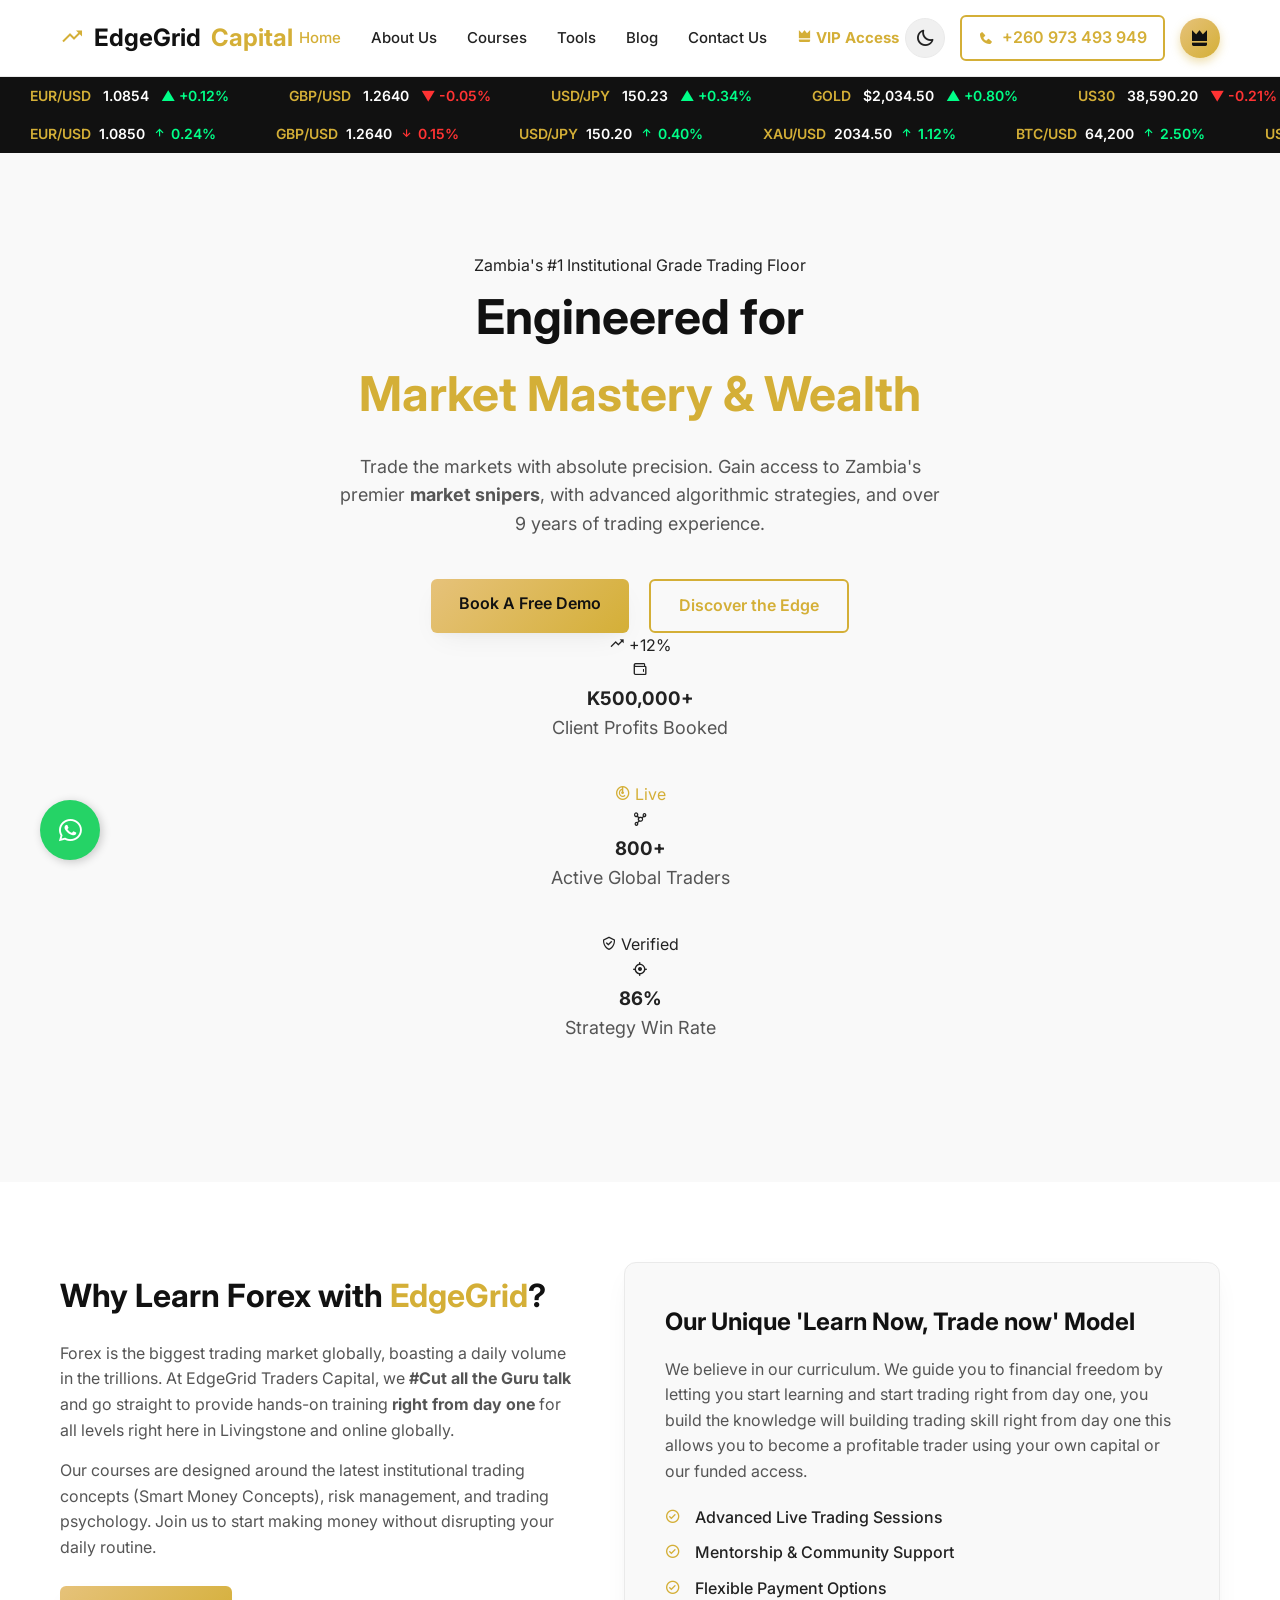
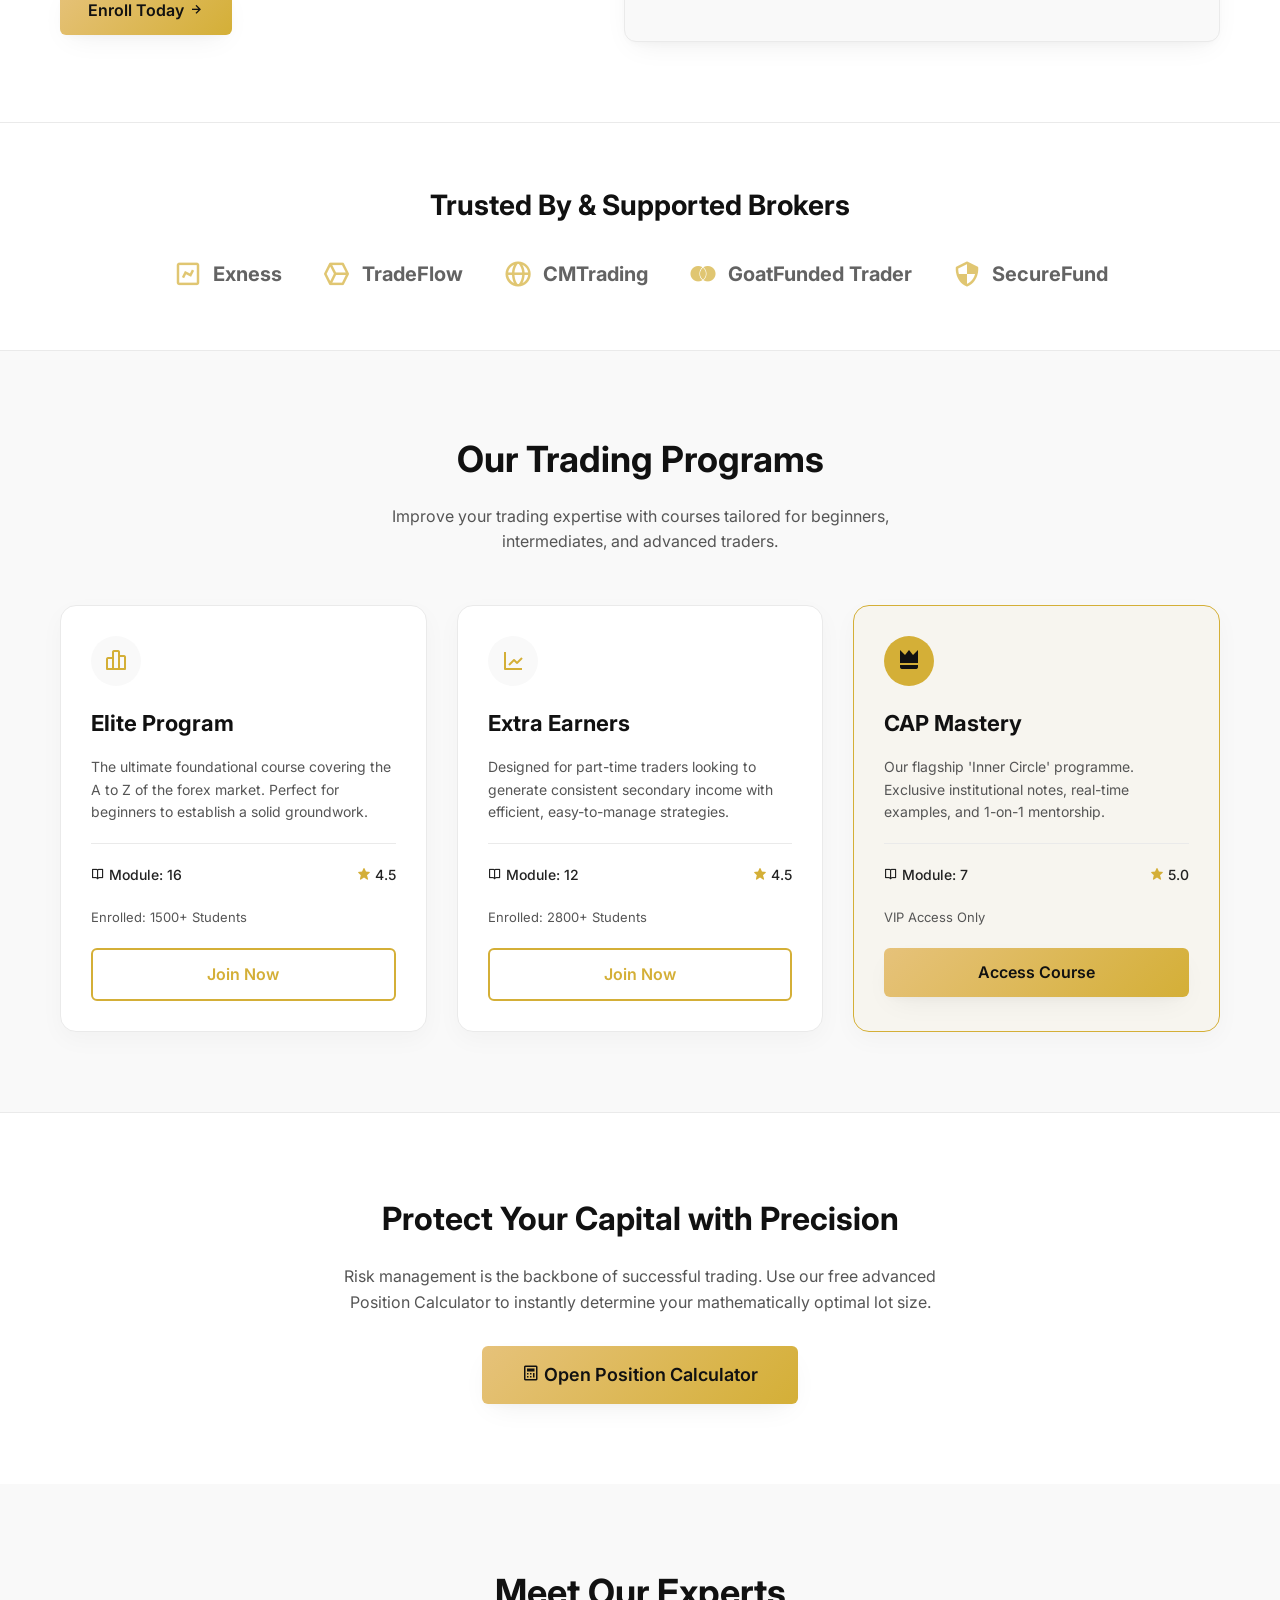
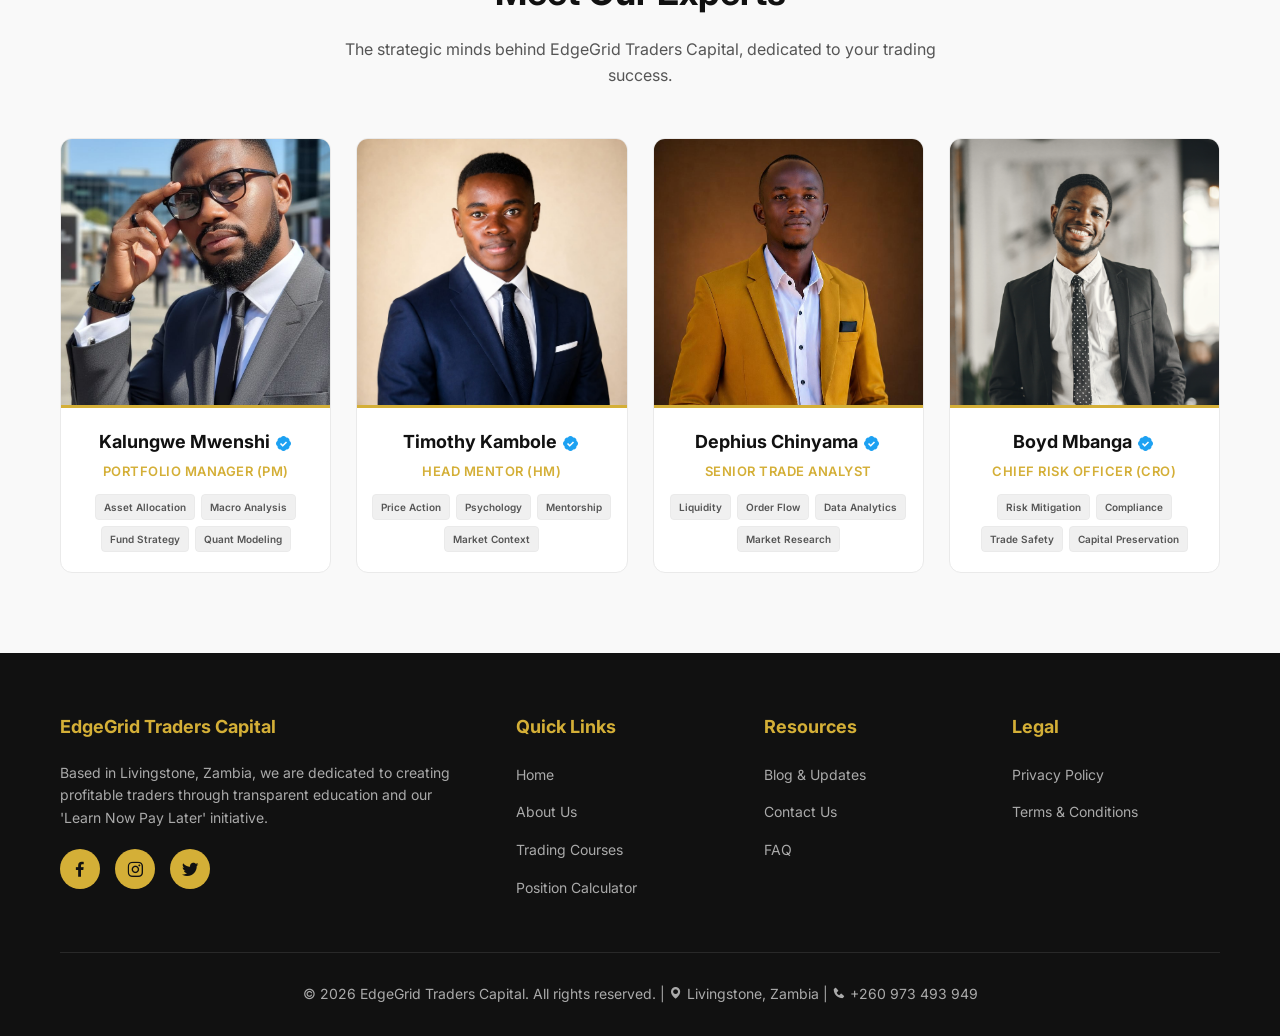
<file: index.html>
<!DOCTYPE html>
<html lang="en">

<head>
    <meta charset="UTF-8">
    <meta name="viewport" content="width=device-width, initial-scale=1.0">
    <title>EdgeGrid Traders Capital | Premium Trading Company</title>
    <link rel="stylesheet" href="css/styles.css">
    <!-- Boxicons for modern icons -->
    <link href='https://unpkg.com/boxicons@2.1.4/css/boxicons.min.css' rel='stylesheet'>
</head>

<body>

    <!-- Navigation -->
    <nav class="navbar">
        <div class="container" style="display: flex; justify-content: space-between; align-items: center;">
            <a href="index.html" class="logo">
                <i class='bx bx-trending-up' style="color: var(--primary-color);"></i>
                EdgeGrid <span>Capital</span>
            </a>

            <ul class="nav-links">
                <li><a href="index.html" class="active">Home</a></li>
                <li><a href="about.html">About Us</a></li>
                <li><a href="courses.html">Courses</a></li>
                <li><a href="tools.html">Tools</a></li>
                <li><a href="blog.html">Blog</a></li>
                <li><a href="contact.html">Contact Us</a></li>
                <li><a href="VIPmembers.html" style="color: var(--primary-color); font-weight: 700;"><i
                            class='bx bxs-crown'></i> VIP Access</a></li>
            </ul>

            <div class="nav-right-actions" style="display: flex; align-items: center; gap: 15px;">
                <div id="themeToggle" class="theme-toggle">
                    <i class='bx bx-moon'></i>
                </div>
                <div class="cta-contact">
                    <a href="tel:+260973493949" class="btn btn-outline"
                        style="display: flex; align-items: center; gap: 8px; padding: 8px 16px;">
                        <i class='bx bxs-phone'></i> <span class="hide-mobile">+260 973 493 949</span>
                    </a>
                </div>
                <a href="VIPmembers.html" class="vip-top-btn"
                    style="display: flex; justify-content: center; align-items: center; width: 40px; height: 40px; background: var(--gold-gradient); color: var(--secondary-color); border-radius: 50%; font-size: 20px; box-shadow: 0 4px 10px rgba(212,175,55,0.4); transition: transform 0.3s ease;">
                    <i class='bx bxs-crown'></i>
                </a>
            </div>
        </div>
    </nav>

    <!-- Wall Street Ticker -->
    <div class="ticker-wrap">
        <div class="ticker">
            <div class="ticker__item"><span class="ticker__symbol">EUR/USD</span><span
                    class="ticker__price">1.0850</span><span class="ticker__change positive"><i
                        class='bx bx-up-arrow-alt'></i> 0.24%</span></div>
            <div class="ticker__item"><span class="ticker__symbol">GBP/USD</span><span
                    class="ticker__price">1.2640</span><span class="ticker__change negative"><i
                        class='bx bx-down-arrow-alt'></i> 0.15%</span></div>
            <div class="ticker__item"><span class="ticker__symbol">USD/JPY</span><span
                    class="ticker__price">150.20</span><span class="ticker__change positive"><i
                        class='bx bx-up-arrow-alt'></i> 0.40%</span></div>
            <div class="ticker__item"><span class="ticker__symbol">XAU/USD</span><span
                    class="ticker__price">2034.50</span><span class="ticker__change positive"><i
                        class='bx bx-up-arrow-alt'></i> 1.12%</span></div>
            <div class="ticker__item"><span class="ticker__symbol">BTC/USD</span><span
                    class="ticker__price">64,200</span><span class="ticker__change positive"><i
                        class='bx bx-up-arrow-alt'></i> 2.50%</span></div>
            <div class="ticker__item"><span class="ticker__symbol">US30</span><span
                    class="ticker__price">39,100</span><span class="ticker__change negative"><i
                        class='bx bx-down-arrow-alt'></i> 0.30%</span></div>
            <!-- Duplicate for infinite scroll effect -->
            <div class="ticker__item"><span class="ticker__symbol">EUR/USD</span><span
                    class="ticker__price">1.0850</span><span class="ticker__change positive"><i
                        class='bx bx-up-arrow-alt'></i> 0.24%</span></div>
            <div class="ticker__item"><span class="ticker__symbol">GBP/USD</span><span
                    class="ticker__price">1.2640</span><span class="ticker__change negative"><i
                        class='bx bx-down-arrow-alt'></i> 0.15%</span></div>
            <div class="ticker__item"><span class="ticker__symbol">USD/JPY</span><span
                    class="ticker__price">150.20</span><span class="ticker__change positive"><i
                        class='bx bx-up-arrow-alt'></i> 0.40%</span></div>
            <div class="ticker__item"><span class="ticker__symbol">XAU/USD</span><span
                    class="ticker__price">2034.50</span><span class="ticker__change positive"><i
                        class='bx bx-up-arrow-alt'></i> 1.12%</span></div>
        </div>
    </div>

    <!-- Hero Section -->
    <section class="hero glass-hero">
        <div class="hero-bg-elements">
            <div class="glow-orb gold"></div>
            <div class="glow-orb dark"></div>
        </div>
        <div class="container relative-z">
            <div class="hero-badge fade-up">
                <span class="pulse-dot"></span> Zambia's #1 Institutional Grade Trading Floor
            </div>
            <h1 class="fade-up delay-1">Engineered for<br><span>Market Mastery & Wealth</span></h1>
            <p class="fade-up delay-2">Trade the markets with absolute precision. Gain access to Zambia's premier
                <b>market snipers</b>, with advanced algorithmic strategies, and over 9 years of trading experience.
            </p>
            <div class="btn-group fade-up delay-3">
                <a href="courses.html" class="btn btn-primary btn-glow">Book A Free Demo</a>
                <a href="about.html" class="btn btn-outline btn-glass">Discover the Edge</a>
            </div>

            <!-- Dashboard Stats Widget -->
            <div class="dashboard-stats fade-up delay-4">
                <div class="stat-widget">
                    <div class="stat-trend"><i class='bx bx-trending-up'></i> +12%</div>
                    <div class="stat-icon"><i class='bx bx-wallet'></i></div>
                    <h3>K500,000+</h3>
                    <p>Client Profits Booked</p>
                </div>
                <div class="stat-widget">
                    <div class="stat-trend" style="color: var(--primary-color);"><i class='bx bx-radar'></i> Live</div>
                    <div class="stat-icon"><i class='bx bx-network-chart'></i></div>
                    <h3>800+</h3>
                    <p>Active Global Traders</p>
                </div>
                <div class="stat-widget">
                    <div class="stat-trend"><i class='bx bx-check-shield'></i> Verified</div>
                    <div class="stat-icon"><i class='bx bx-target-lock'></i></div>
                    <h3>86%</h3>
                    <p>Strategy Win Rate</p>
                </div>
            </div>
        </div>
    </section>

    <!-- About Intro Section -->
    <section style="padding: 80px 0; background: var(--bg-main);">
        <div class="container" style="display: flex; flex-wrap: wrap; gap: 50px; align-items: center;">
            <div style="flex: 1; min-width: 300px;">
                <h2 style="font-size: 32px; color: var(--secondary-color); margin-bottom: 20px;">Why Learn Forex with
                    <span style="color: var(--primary-color);">EdgeGrid</span>?
                </h2>
                <p style="color: var(--text-light); margin-bottom: 15px;">Forex is the biggest trading market globally,
                    boasting a daily volume in the trillions. At EdgeGrid Traders Capital, we <b> #Cut all the Guru
                        talk</b> and go straight to
                    provide hands-on training <b> right from day one</b>
                    for all levels right here in Livingstone and online globally.</p>
                <p style="color: var(--text-light); margin-bottom: 25px;">Our courses are designed around the latest
                    institutional trading concepts (Smart Money Concepts), risk management, and trading psychology. Join
                    us to start making money without disrupting your daily routine.</p>
                <a href="#" onclick="openEnrollModal(); return false;" class="btn btn-primary">Enroll Today <i
                        class='bx bx-right-arrow-alt'></i></a>
            </div>
            <div
                style="flex: 1; min-width: 300px; background: var(--bg-light); border: 1px solid var(--border-color); padding: 40px; border-radius: 12px; box-shadow: var(--shadow);">
                <h3 style="font-size: 24px; color: var(--secondary-color); margin-bottom: 15px;">Our Unique 'Learn Now,
                    Trade now' Model</h3>
                <p style="color: var(--text-light); margin-bottom: 20px;">We believe in our curriculum. We guide you to
                    financial freedom by letting you start learning and start trading right from day one, you build the
                    knowledge will building trading skill right from day one
                    this allows you to become a profitable trader using your own capital or our funded access.</p>
                <ul style="list-style: none; color: var(--text-main); font-weight: 500;">
                    <li style="margin-bottom: 10px;"><i class='bx bx-check-circle'
                            style="color: var(--primary-color); margin-right: 10px;"></i> Advanced Live Trading Sessions
                    </li>
                    <li style="margin-bottom: 10px;"><i class='bx bx-check-circle'
                            style="color: var(--primary-color); margin-right: 10px;"></i> Mentorship & Community Support
                    </li>
                    <li><i class='bx bx-check-circle' style="color: var(--primary-color); margin-right: 10px;"></i>
                        Flexible Payment Options</li>
                </ul>
            </div>
        </div>
    </section>

    <!-- Trusted Brokers Section -->
    <section style="padding: 60px 0; background: var(--bg-main); border-top: 1px solid var(--border-color);">
        <div class="container" style="text-align: center;">
            <h2 style="font-size: 28px; color: var(--secondary-color); margin-bottom: 30px;">Trusted By & Supported
                Brokers</h2>
            <div
                style="display: flex; justify-content: center; align-items: center; gap: 40px; flex-wrap: wrap; opacity: 0.7;">
                <!-- Placeholder logos -->
                <div
                    style="display: flex; align-items: center; gap: 10px; font-size: 20px; font-weight: 700; color: var(--text-main);">
                    <i class='bx bx-chart' style="font-size: 30px; color: var(--primary-color);"></i> Exness
                </div>
                <div
                    style="display: flex; align-items: center; gap: 10px; font-size: 20px; font-weight: 700; color: var(--text-main);">
                    <i class='bx bx-cube-alt' style="font-size: 30px; color: var(--primary-color);"></i> TradeFlow
                </div>
                <div
                    style="display: flex; align-items: center; gap: 10px; font-size: 20px; font-weight: 700; color: var(--text-main);">
                    <i class='bx bx-globe' style="font-size: 30px; color: var(--primary-color);"></i> CMTrading
                </div>
                <div
                    style="display: flex; align-items: center; gap: 10px; font-size: 20px; font-weight: 700; color: var(--text-main);">
                    <i class='bx bxl-mastercard' style="font-size: 30px; color: var(--primary-color);"></i> GoatFunded
                    Trader
                </div>
                <div
                    style="display: flex; align-items: center; gap: 10px; font-size: 20px; font-weight: 700; color: var(--text-main);">
                    <i class='bx bx-shield-quarter' style="font-size: 30px; color: var(--primary-color);"></i>
                    SecureFund
                </div>
            </div>
        </div>
    </section>

    <!-- Top Courses Section -->
    <section class="courses-section"
        style="background: var(--bg-light); border-top: 1px solid var(--border-color); border-bottom: 1px solid var(--border-color);">
        <div class="container">
            <div class="section-title">
                <h2>Our Trading Programs</h2>
                <p>Improve your trading expertise with courses tailored for beginners, intermediates, and advanced
                    traders.</p>
            </div>

            <div class="course-grid">
                <!-- Course 1 -->
                <div class="card">
                    <div class="card-icon"><i class='bx bx-bar-chart-alt-2'></i></div>
                    <h3>Elite Program</h3>
                    <p>The ultimate foundational course covering the A to Z of the forex market. Perfect for beginners
                        to establish a solid groundwork.</p>
                    <div class="card-meta">
                        <span><i class='bx bx-book-open'></i> Module: 16</span>
                        <span><i class='bx bxs-star' style="color: var(--primary-color);"></i> 4.5</span>
                    </div>
                    <div style="font-size: 13px; color: var(--text-light); margin-bottom: 20px;">Enrolled: 1500+
                        Students</div>
                    <a href="#" onclick="openEnrollModal(); return false;" class="btn btn-outline"
                        style="width: 100%; display: block; text-align: center;">Join Now</a>
                </div>

                <!-- Course 2 -->
                <div class="card">
                    <div class="card-icon"><i class='bx bx-line-chart'></i></div>
                    <h3>Extra Earners</h3>
                    <p>Designed for part-time traders looking to generate consistent secondary income with efficient,
                        easy-to-manage strategies.</p>
                    <div class="card-meta">
                        <span><i class='bx bx-book-open'></i> Module: 12</span>
                        <span><i class='bx bxs-star' style="color: var(--primary-color);"></i> 4.5</span>
                    </div>
                    <div style="font-size: 13px; color: var(--text-light); margin-bottom: 20px;">Enrolled: 2800+
                        Students</div>
                    <a href="#" onclick="openEnrollModal(); return false;" class="btn btn-outline"
                        style="width: 100%; display: block; text-align: center;">Join Now</a>
                </div>

                <!-- Course 3 -->
                <div class="card" style="border: 1px solid var(--primary-color); background: rgba(212, 175, 55, 0.05);">
                    <div class="card-icon" style="background: var(--primary-color); color: var(--secondary-color);"><i
                            class='bx bxs-crown'></i></div>
                    <h3>CAP Mastery</h3>
                    <p>Our flagship 'Inner Circle' programme. Exclusive institutional notes, real-time examples, and
                        1-on-1 mentorship.</p>
                    <div class="card-meta">
                        <span><i class='bx bx-book-open'></i> Module: 7</span>
                        <span><i class='bx bxs-star' style="color: var(--primary-color);"></i> 5.0</span>
                    </div>
                    <div style="font-size: 13px; color: var(--text-light); margin-bottom: 20px;">VIP Access Only</div>
                    <a href="VIPmembers.html" class="btn btn-primary"
                        style="width: 100%; display: block; text-align: center;">Access Course</a>
                </div>
            </div>
        </div>
    </section>

    <!-- Essential Tool Hook -->
    <section style="padding: 80px 0; background: var(--bg-main); text-align: center;">
        <div class="container">
            <h2 style="font-size: 32px; color: var(--secondary-color); margin-bottom: 20px;">Protect Your Capital with
                Precision</h2>
            <p style="color: var(--text-light); max-width: 600px; margin: 0 auto 30px auto;">Risk management is the
                backbone of successful trading. Use our free advanced Position Calculator to instantly determine your
                mathematically optimal lot size.</p>
            <a href="tools.html" class="btn btn-primary" style="font-size: 18px; padding: 15px 40px;"><i
                    class='bx bx-calculator'></i> Open Position Calculator</a>
        </div>
    </section>

    <!-- Footer -->
    <!-- Team Section -->
    <section class="team-section">
        <div class="container">
            <div class="section-title">
                <h2>Meet Our Experts</h2>
                <p>The strategic minds behind EdgeGrid Traders Capital, dedicated to your trading success.</p>
            </div>
            <div class="team-grid">
                <!-- Team Member 1 -->
                <div class="team-card">
                    <div class="team-image">
                        <img src="pictures/me.jpeg" alt="Kalungwe Mwenshi">
                    </div>
                    <div class="team-info">
                        <h3>Kalungwe Mwenshi <i class='bx bxs-badge-check'
                                style='color: #1DA1F2; font-size: 18px; margin-left: 5px;' title="Verified Expert"></i>
                        </h3>
                        <p class="designation">Portfolio Manager (PM)</p>
                        <div class="expertise-tags">
                            <span>Asset Allocation</span>
                            <span>Macro Analysis</span>
                            <span>Fund Strategy</span>
                            <span>Quant Modeling</span>
                        </div>
                    </div>
                </div>
                <!-- Team Member 2 -->
                <div class="team-card">
                    <div class="team-image">
                        <img src="pictures/tim.jpeg" alt="Timothy Kambole">
                    </div>
                    <div class="team-info">
                        <h3>Timothy Kambole <i class='bx bxs-badge-check'
                                style='color: #1DA1F2; font-size: 18px; margin-left: 5px;' title="Verified Expert"></i>
                        </h3>
                        <p class="designation">Head Mentor (HM)</p>
                        <div class="expertise-tags">
                            <span>Price Action</span>
                            <span>Psychology</span>
                            <span>Mentorship</span>
                            <span>Market Context</span>
                        </div>
                    </div>
                </div>
                <!-- Team Member 3 -->
                <div class="team-card">
                    <div class="team-image">
                        <img src="pictures/de.jpeg" alt="Dephius Chinyama">
                    </div>
                    <div class="team-info">
                        <h3>Dephius Chinyama <i class='bx bxs-badge-check'
                                style='color: #1DA1F2; font-size: 18px; margin-left: 5px;' title="Verified Expert"></i>
                        </h3>
                        <p class="designation">Senior Trade Analyst</p>
                        <div class="expertise-tags">
                            <span>Liquidity</span>
                            <span>Order Flow</span>
                            <span>Data Analytics</span>
                            <span>Market Research</span>
                        </div>
                    </div>
                </div>
                <!-- Team Member 4 -->
                <div class="team-card">
                    <div class="team-image">
                        <img src="pictures/nu.png" alt="Boyd Mbanga">
                    </div>
                    <div class="team-info">
                        <h3>Boyd Mbanga <i class='bx bxs-badge-check'
                                style='color: #1DA1F2; font-size: 18px; margin-left: 5px;' title="Verified Expert"></i>
                        </h3>
                        <p class="designation">Chief Risk Officer (CRO)</p>
                        <div class="expertise-tags">
                            <span>Risk Mitigation</span>
                            <span>Compliance</span>
                            <span>Trade Safety</span>
                            <span>Capital Preservation</span>
                        </div>
                    </div>
                </div>
            </div>
        </div>
    </section>

    <footer>
        <div class="container">
            <div class="footer-grid">
                <div class="footer-col">
                    <h4>EdgeGrid Traders Capital</h4>
                    <p>Based in Livingstone, Zambia, we are dedicated to creating profitable traders through transparent
                        education and our 'Learn Now Pay Later' initiative.</p>
                    <div style="display: flex; gap: 15px; margin-top: 20px;">
                        <a href="#"
                            style="background: var(--primary-color); display: flex; width: 40px; height: 40px; border-radius: 50%; color: var(--secondary-color); align-items: center; justify-content: center; font-size: 20px;"><i
                                class='bx bxl-facebook'></i></a>
                        <a href="#"
                            style="background: var(--primary-color); display: flex; width: 40px; height: 40px; border-radius: 50%; color: var(--secondary-color); align-items: center; justify-content: center; font-size: 20px;"><i
                                class='bx bxl-instagram'></i></a>
                        <a href="#"
                            style="background: var(--primary-color); display: flex; width: 40px; height: 40px; border-radius: 50%; color: var(--secondary-color); align-items: center; justify-content: center; font-size: 20px;"><i
                                class='bx bxl-twitter'></i></a>
                    </div>
                </div>
                <div class="footer-col">
                    <h4>Quick Links</h4>
                    <ul>
                        <li><a href="index.html">Home</a></li>
                        <li><a href="about.html">About Us</a></li>
                        <li><a href="courses.html">Trading Courses</a></li>
                        <li><a href="tools.html">Position Calculator</a></li>
                    </ul>
                </div>
                <div class="footer-col">
                    <h4>Resources</h4>
                    <ul>
                        <li><a href="blog.html">Blog & Updates</a></li>
                        <li><a href="contact.html">Contact Us</a></li>
                        <li><a href="faq.html">FAQ</a></li>
                    </ul>
                </div>
                <div class="footer-col">
                    <h4>Legal</h4>
                    <ul>
                        <li><a href="privacy.html">Privacy Policy</a></li>
                        <li><a href="terms.html">Terms & Conditions</a></li>
                    </ul>
                </div>
            </div>
            <div class="footer-bottom">
                &copy; <span id="year"></span> EdgeGrid Traders Capital. All rights reserved. | <i
                    class='bx bxs-map'></i> Livingstone, Zambia | <i class='bx bxs-phone'></i> +260 973 493 949
            </div>
        </div>
    </footer>

    <!-- Mobile Bottom Navigation -->
    <div class="mobile-bottom-nav">
        <a href="index.html" class="active">
            <i class='bx bxs-home'></i>
            Home
        </a>
        <a href="courses.html">
            <i class='bx bx-book-open'></i>
            Courses
        </a>
        <a href="tools.html">
            <i class='bx bx-calculator'></i>
            Tools
        </a>
        <a href="about.html">
            <i class='bx bx-user'></i>
            Profile
        </a>
    </div>

    <!-- WhatsApp Floating Button & Popup -->
    <div class="whatsapp-container">
        <!-- The Chat Popup -->
        <div id="waPopup" class="wa-popup">
            <div class="wa-header">
                <div style="display: flex; align-items: center; gap: 10px;">
                    <i class='bx bxl-whatsapp' style="font-size: 24px;"></i>
                    <h4 style="margin: 0; font-size: 15px;">EdgeGrid Support</h4>
                </div>
                <i class='bx bx-x' style="font-size: 20px; cursor: pointer;" onclick="toggleWAPopup()"></i>
            </div>
            <div class="wa-body">
                <div class="wa-message-received">
                    Welcome to EdgeGrid Team Support, how may we help you today?
                </div>
            </div>
            <div class="wa-footer">
                <input type="text" id="waMessageInput" placeholder="Type a message..."
                    onkeypress="if(event.key === 'Enter') sendWAMessage()">
                <button onclick="sendWAMessage()"><i class='bx bxs-send'></i></button>
            </div>
        </div>

        <!-- The Floating Button -->
        <div class="whatsapp-float" onclick="toggleWAPopup()">
            <div class="wa-waves"></div>
            <i class='bx bxl-whatsapp'></i>
        </div>
    </div>

    <!-- Enrollment Modal -->
    <div id="enrollModal" class="enroll-modal">
        <div class="enroll-modal-content">
            <div class="enroll-modal-header">
                <h3>Start Your Trading Journey</h3>
                <i class='bx bx-x' onclick="closeEnrollModal()"></i>
            </div>
            <div class="enroll-modal-body">
                <div class="form-group">
                    <label>Full Name</label>
                    <input type="text" id="enrolName" placeholder="e.g. John Doe">
                </div>
                <div class="form-group">
                    <label>Country</label>
                    <input type="text" id="enrolCountry" placeholder="e.g. Zambia">
                </div>
                <div class="form-group">
                    <label>Trading Experience</label>
                    <select id="enrolExperience">
                        <option value="Complete Beginner">Complete Beginner</option>
                        <option value="Less than 1 year">Less than 1 year</option>
                        <option value="1-3 years">1-3 years</option>
                        <option value="3+ years">3+ years</option>
                    </select>
                </div>
                <div class="form-group">
                    <label>Source of Funds</label>
                    <select id="enrolFunds">
                        <option value="Personal Savings">Personal Savings</option>
                        <option value="Salary / Employment">Salary / Employment</option>
                        <option value="Prop Firm Funded">Prop Firm Funded</option>
                        <option value="Other">Other</option>
                    </select>
                </div>
                <button class="btn btn-primary" style="width: 100%; margin-top: 10px;"
                    onclick="submitEnrollment()">Submit Application</button>
            </div>
        </div>
    </div>

    <script src="js/main.js"></script>
    <script>
        function toggleWAPopup() {
            const popup = document.getElementById('waPopup');
            popup.classList.toggle('active');
            if (popup.classList.contains('active')) {
                document.getElementById('waMessageInput').focus();
            }
        }

        function sendWAMessage() {
            const input = document.getElementById('waMessageInput');
            const message = input.value.trim();
            if (message) {
                // Auto copy text
                navigator.clipboard.writeText(message).catch(err => console.log('Clipboard err:', err)).finally(() => {
                    // Open WhatsApp
                    const encodedMsg = encodeURIComponent(message);
                    window.open(`https://wa.me/260973493949?text=${encodedMsg}`, '_blank');
                    input.value = '';
                    toggleWAPopup();
                });
            }
        }

        // Enrollment Modal Logic
        function openEnrollModal() {
            document.getElementById('enrollModal').classList.add('active');
        }

        function closeEnrollModal() {
            document.getElementById('enrollModal').classList.remove('active');
        }

        function submitEnrollment() {
            const name = document.getElementById('enrolName').value;
            const country = document.getElementById('enrolCountry').value;
            const experience = document.getElementById('enrolExperience').value;
            const funds = document.getElementById('enrolFunds').value;

            if (!name || !country) {
                alert('Please fill in your name and country.');
                return;
            }

            const message = `*New Enrollment Application*\n\n*Name:* ${name}\n*Country:* ${country}\n*Experience:* ${experience}\n*Source of Funds:* ${funds}\n\nI would like to join the EdgeGrid Traders Capital program.`;

            navigator.clipboard.writeText(message).catch(err => console.log('Clipboard err:', err)).finally(() => {
                const encodedMsg = encodeURIComponent(message);
                window.open(`https://wa.me/260973493949?text=${encodedMsg}`, '_blank');
                closeEnrollModal();
            });
        }
    </script>
</body>

</html>
</file>
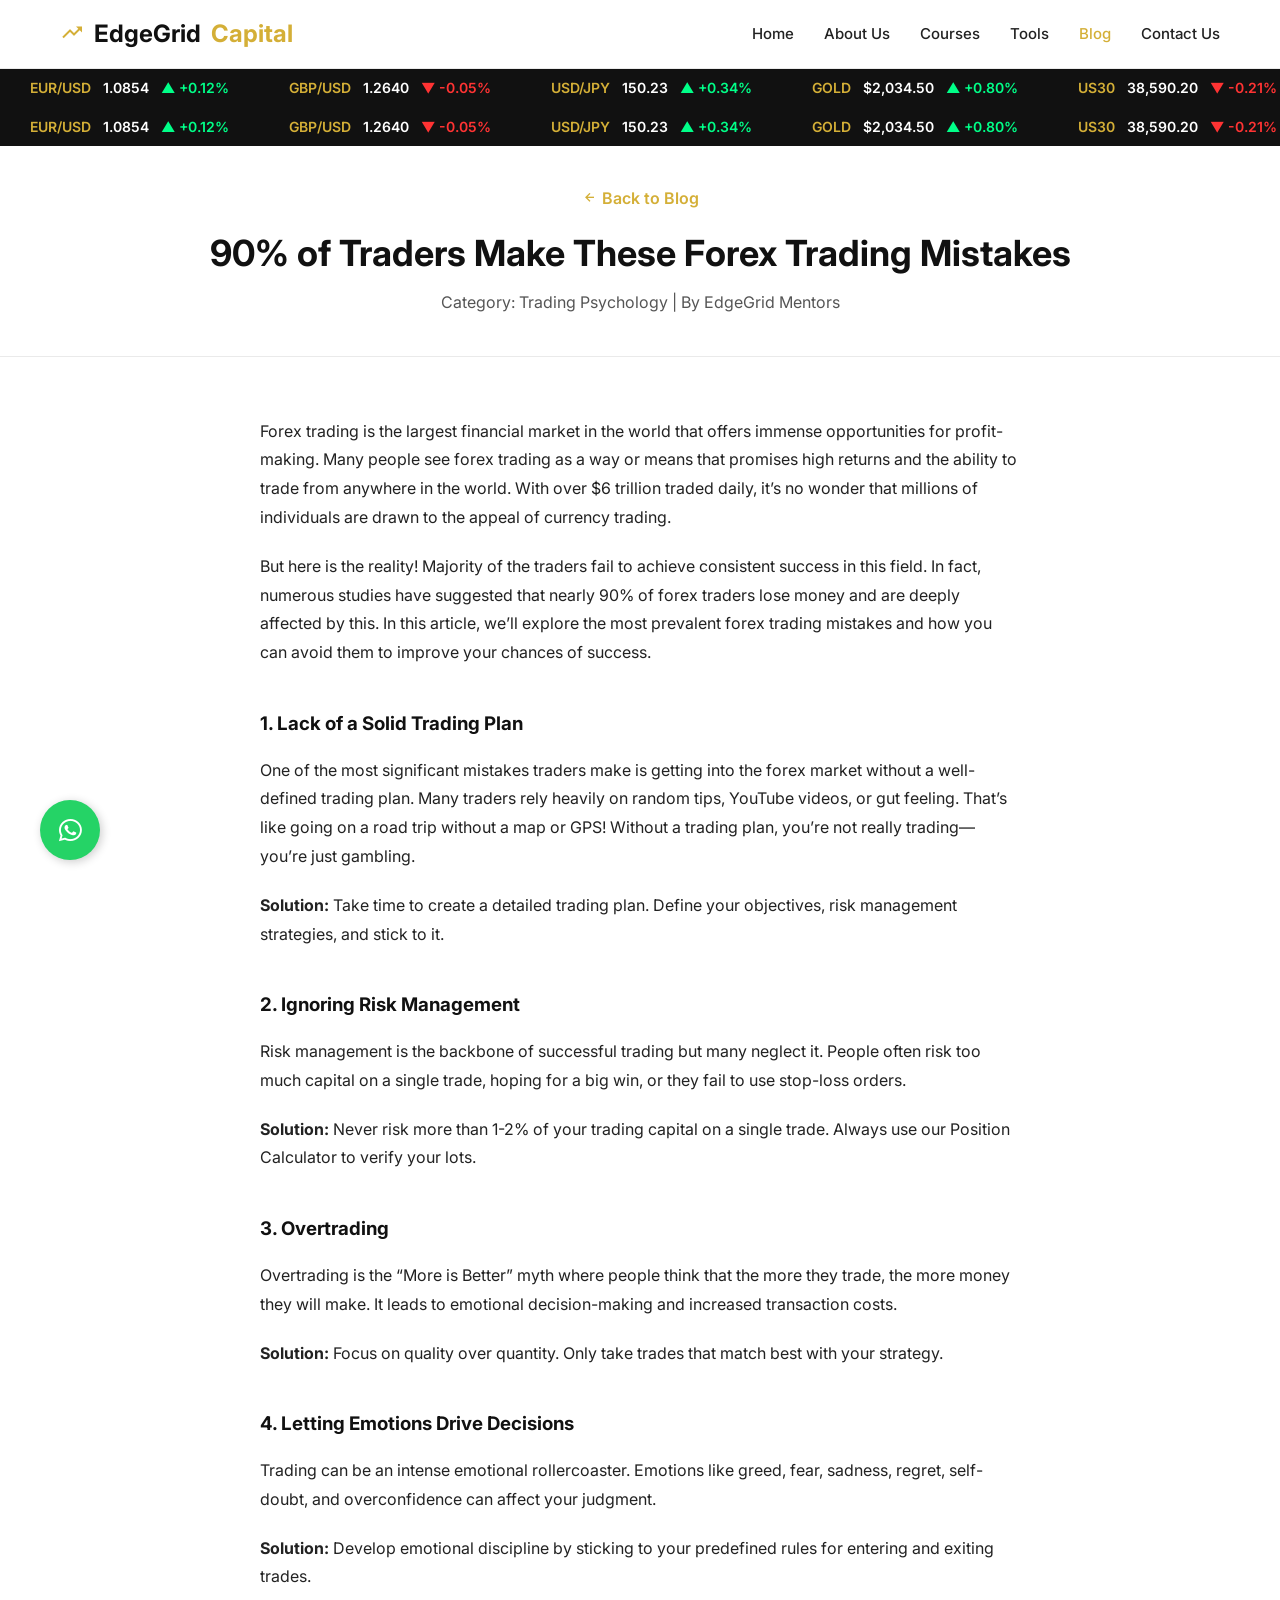
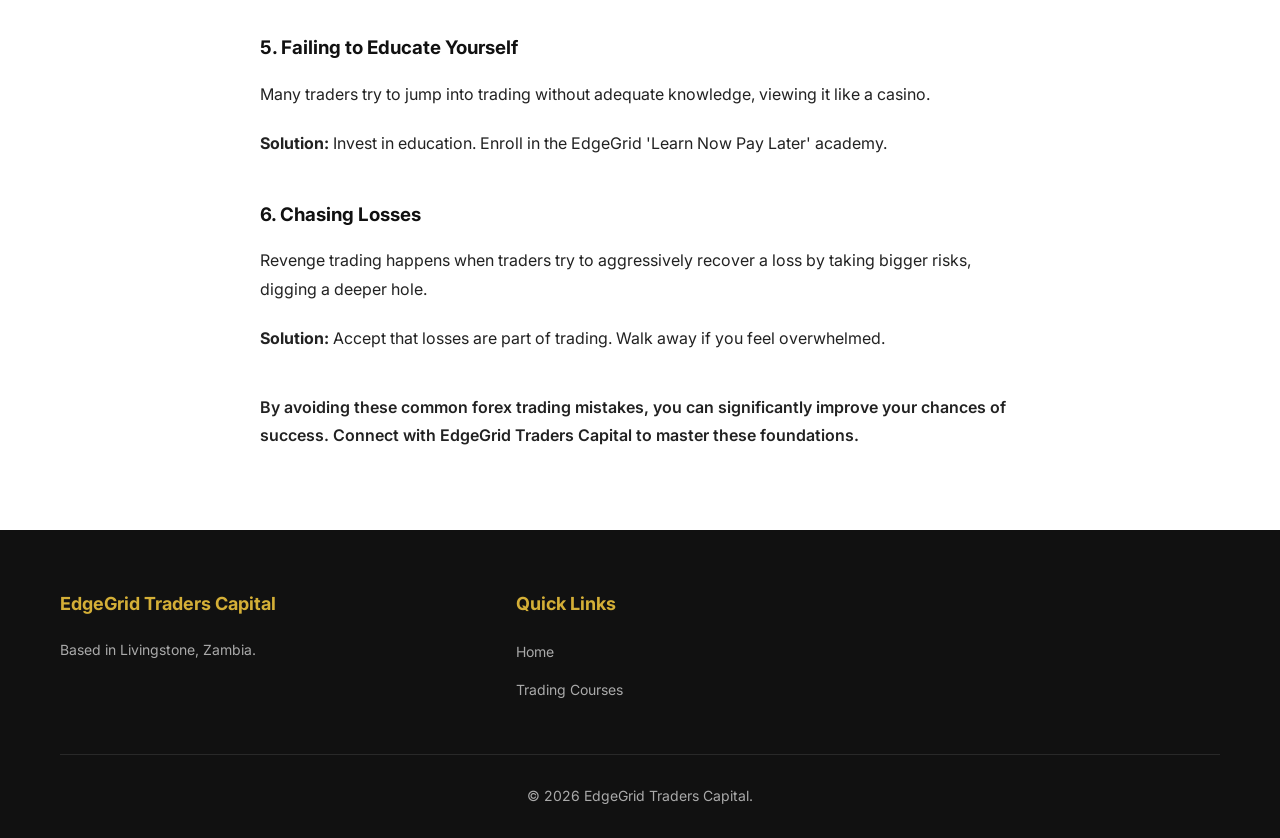
<file: blog-post-1.html>
<!DOCTYPE html>
<html lang="en">
<head>
    <meta charset="UTF-8">
    <meta name="viewport" content="width=device-width, initial-scale=1.0">
    <title>90% of Traders Make These Forex Trading Mistakes | EdgeGrid Traders Capital</title>
    <link rel="stylesheet" href="css/styles.css">
    <link href='https://unpkg.com/boxicons@2.1.4/css/boxicons.min.css' rel='stylesheet'>
</head>
<body>

    <!-- Navigation -->
    <nav class="navbar">
        <div class="container" style="display: flex; justify-content: space-between; align-items: center;">
            <a href="index.html" class="logo">
                <i class='bx bx-trending-up' style="color: var(--primary-color);"></i>
                EdgeGrid <span>Capital</span>
            </a>
            <ul class="nav-links">
                <li><a href="index.html">Home</a></li>
                <li><a href="about.html">About Us</a></li>
                <li><a href="courses.html">Courses</a></li>
                <li><a href="tools.html">Tools</a></li>
                <li><a href="blog.html" class="active">Blog</a></li>
                <li><a href="contact.html">Contact Us</a></li>
            </ul>
        </div>
    </nav>

    <div class="page-header" style="padding: 40px 0; background: var(--bg-main); border-bottom: 1px solid var(--border-color);">
        <div class="container">
            <a href="blog.html" style="color: var(--primary-color); font-weight: 600; display: inline-block; margin-bottom: 20px;"><i class='bx bx-left-arrow-alt'></i> Back to Blog</a>
            <h1 style="color: var(--secondary-color); font-size: 36px; line-height: 1.2;">90% of Traders Make These Forex Trading Mistakes</h1>
            <p style="color: var(--text-light); margin-top: 15px;">Category: Trading Psychology | By EdgeGrid Mentors</p>
        </div>
    </div>

    <section style="padding: 60px 0; background: var(--bg-main);">
        <div class="container" style="max-width: 800px; color: var(--text-main); line-height: 1.8;">
            <p style="margin-bottom: 20px;">Forex trading is the largest financial market in the world that offers immense opportunities for profit-making. Many people see forex trading as a way or means that promises high returns and the ability to trade from anywhere in the world. With over $6 trillion traded daily, it’s no wonder that millions of individuals are drawn to the appeal of currency trading.</p>
            <p style="margin-bottom: 30px;">But here is the reality! Majority of the traders fail to achieve consistent success in this field. In fact, numerous studies have suggested that nearly 90% of forex traders lose money and are deeply affected by this. In this article, we’ll explore the most prevalent forex trading mistakes and how you can avoid them to improve your chances of success.</p>

            <h3 style="color: var(--secondary-color); margin-top: 40px; margin-bottom: 15px;">1. Lack of a Solid Trading Plan</h3>
            <p style="margin-bottom: 20px;">One of the most significant mistakes traders make is getting into the forex market without a well-defined trading plan. Many traders rely heavily on random tips, YouTube videos, or gut feeling. That’s like going on a road trip without a map or GPS! Without a trading plan, you’re not really trading—you’re just gambling.</p>
            <p style="margin-bottom: 30px;"><strong>Solution:</strong> Take time to create a detailed trading plan. Define your objectives, risk management strategies, and stick to it.</p>

            <h3 style="color: var(--secondary-color); margin-top: 40px; margin-bottom: 15px;">2. Ignoring Risk Management</h3>
            <p style="margin-bottom: 20px;">Risk management is the backbone of successful trading but many neglect it. People often risk too much capital on a single trade, hoping for a big win, or they fail to use stop-loss orders.</p>
            <p style="margin-bottom: 30px;"><strong>Solution:</strong> Never risk more than 1-2% of your trading capital on a single trade. Always use our Position Calculator to verify your lots.</p>

            <h3 style="color: var(--secondary-color); margin-top: 40px; margin-bottom: 15px;">3. Overtrading</h3>
            <p style="margin-bottom: 20px;">Overtrading is the “More is Better” myth where people think that the more they trade, the more money they will make. It leads to emotional decision-making and increased transaction costs.</p>
            <p style="margin-bottom: 30px;"><strong>Solution:</strong> Focus on quality over quantity. Only take trades that match best with your strategy.</p>

            <h3 style="color: var(--secondary-color); margin-top: 40px; margin-bottom: 15px;">4. Letting Emotions Drive Decisions</h3>
            <p style="margin-bottom: 20px;">Trading can be an intense emotional rollercoaster. Emotions like greed, fear, sadness, regret, self-doubt, and overconfidence can affect your judgment.</p>
            <p style="margin-bottom: 30px;"><strong>Solution:</strong> Develop emotional discipline by sticking to your predefined rules for entering and exiting trades.</p>

            <h3 style="color: var(--secondary-color); margin-top: 40px; margin-bottom: 15px;">5. Failing to Educate Yourself</h3>
            <p style="margin-bottom: 20px;">Many traders try to jump into trading without adequate knowledge, viewing it like a casino.</p>
            <p style="margin-bottom: 30px;"><strong>Solution:</strong> Invest in education. Enroll in the EdgeGrid 'Learn Now Pay Later' academy.</p>

            <h3 style="color: var(--secondary-color); margin-top: 40px; margin-bottom: 15px;">6. Chasing Losses</h3>
            <p style="margin-bottom: 20px;">Revenge trading happens when traders try to aggressively recover a loss by taking bigger risks, digging a deeper hole.</p>
            <p style="margin-bottom: 30px;"><strong>Solution:</strong> Accept that losses are part of trading. Walk away if you feel overwhelmed.</p>

            <!-- Snipped some sections for conciseness -->
            <p style="margin-top: 40px; margin-bottom: 20px; font-weight: 600;">By avoiding these common forex trading mistakes, you can significantly improve your chances of success. Connect with EdgeGrid Traders Capital to master these foundations.</p>
        </div>
    </section>

    <!-- Footer -->
    <footer>
        <div class="container">
            <div class="footer-grid">
                <div class="footer-col">
                    <h4>EdgeGrid Traders Capital</h4>
                    <p>Based in Livingstone, Zambia.</p>
                </div>
                <div class="footer-col">
                    <h4>Quick Links</h4>
                    <ul>
                        <li><a href="index.html">Home</a></li>
                        <li><a href="courses.html">Trading Courses</a></li>
                    </ul>
                </div>
            </div>
            <div class="footer-bottom">
                &copy; <span id="year"></span> EdgeGrid Traders Capital.
            </div>
        </div>
    </footer>
    <script src="js/main.js"></script>

    <!-- Mobile Bottom Navigation -->
    <div class="mobile-bottom-nav">
        <a href="index.html" class="active">
            <i class='bx bxs-home'></i>
            Home
        </a>
        <a href="courses.html">
            <i class='bx bx-book-open'></i>
            Courses
        </a>
        <a href="tools.html">
            <i class='bx bx-calculator'></i>
            Tools
        </a>
        <a href="about.html">
            <i class='bx bx-user'></i>
            Profile
        </a>
    </div>

    <!-- WhatsApp Floating Button & Popup -->
    <div class="whatsapp-container">
        <div id="waPopup" class="wa-popup">
            <div class="wa-header">
                <div style="display: flex; align-items: center; gap: 10px;">
                    <i class='bx bxl-whatsapp' style="font-size: 24px;"></i>
                    <h4 style="margin: 0; font-size: 15px;">EdgeGrid Support</h4>
                </div>
                <i class='bx bx-x' style="font-size: 20px; cursor: pointer;" onclick="toggleWAPopup()"></i>
            </div>
            <div class="wa-body">
                <div class="wa-message-received">
                    Welcome to EdgeGrid Team Support, how may we help you today?
                </div>
            </div>
            <div class="wa-footer">
                <input type="text" id="waMessageInput" placeholder="Type a message..." onkeypress="if(event.key === 'Enter') sendWAMessage()">
                <button onclick="sendWAMessage()"><i class='bx bxs-send'></i></button>
            </div>
        </div>
        <div class="whatsapp-float" onclick="toggleWAPopup()">
            <div class="wa-waves"></div>
            <i class='bx bxl-whatsapp'></i>
        </div>
    </div>

    <script src="js/main.js"></script>
    <script>
        function toggleWAPopup() {
            const popup = document.getElementById('waPopup');
            popup.classList.toggle('active');
            if (popup.classList.contains('active')) {
                document.getElementById('waMessageInput').focus();
            }
        }
        function sendWAMessage() {
            const input = document.getElementById('waMessageInput');
            const message = input.value.trim();
            if (message) {
                navigator.clipboard.writeText(message).catch(err => console.log('Clipboard err:', err)).finally(() => {
                    const encodedMsg = encodeURIComponent(message);
                    window.open(`https://wa.me/260973493949?text=${encodedMsg}`, '_blank');
                    input.value = '';
                    toggleWAPopup();
                });
            }
        }
    </script>
</body>

</html>
</file>
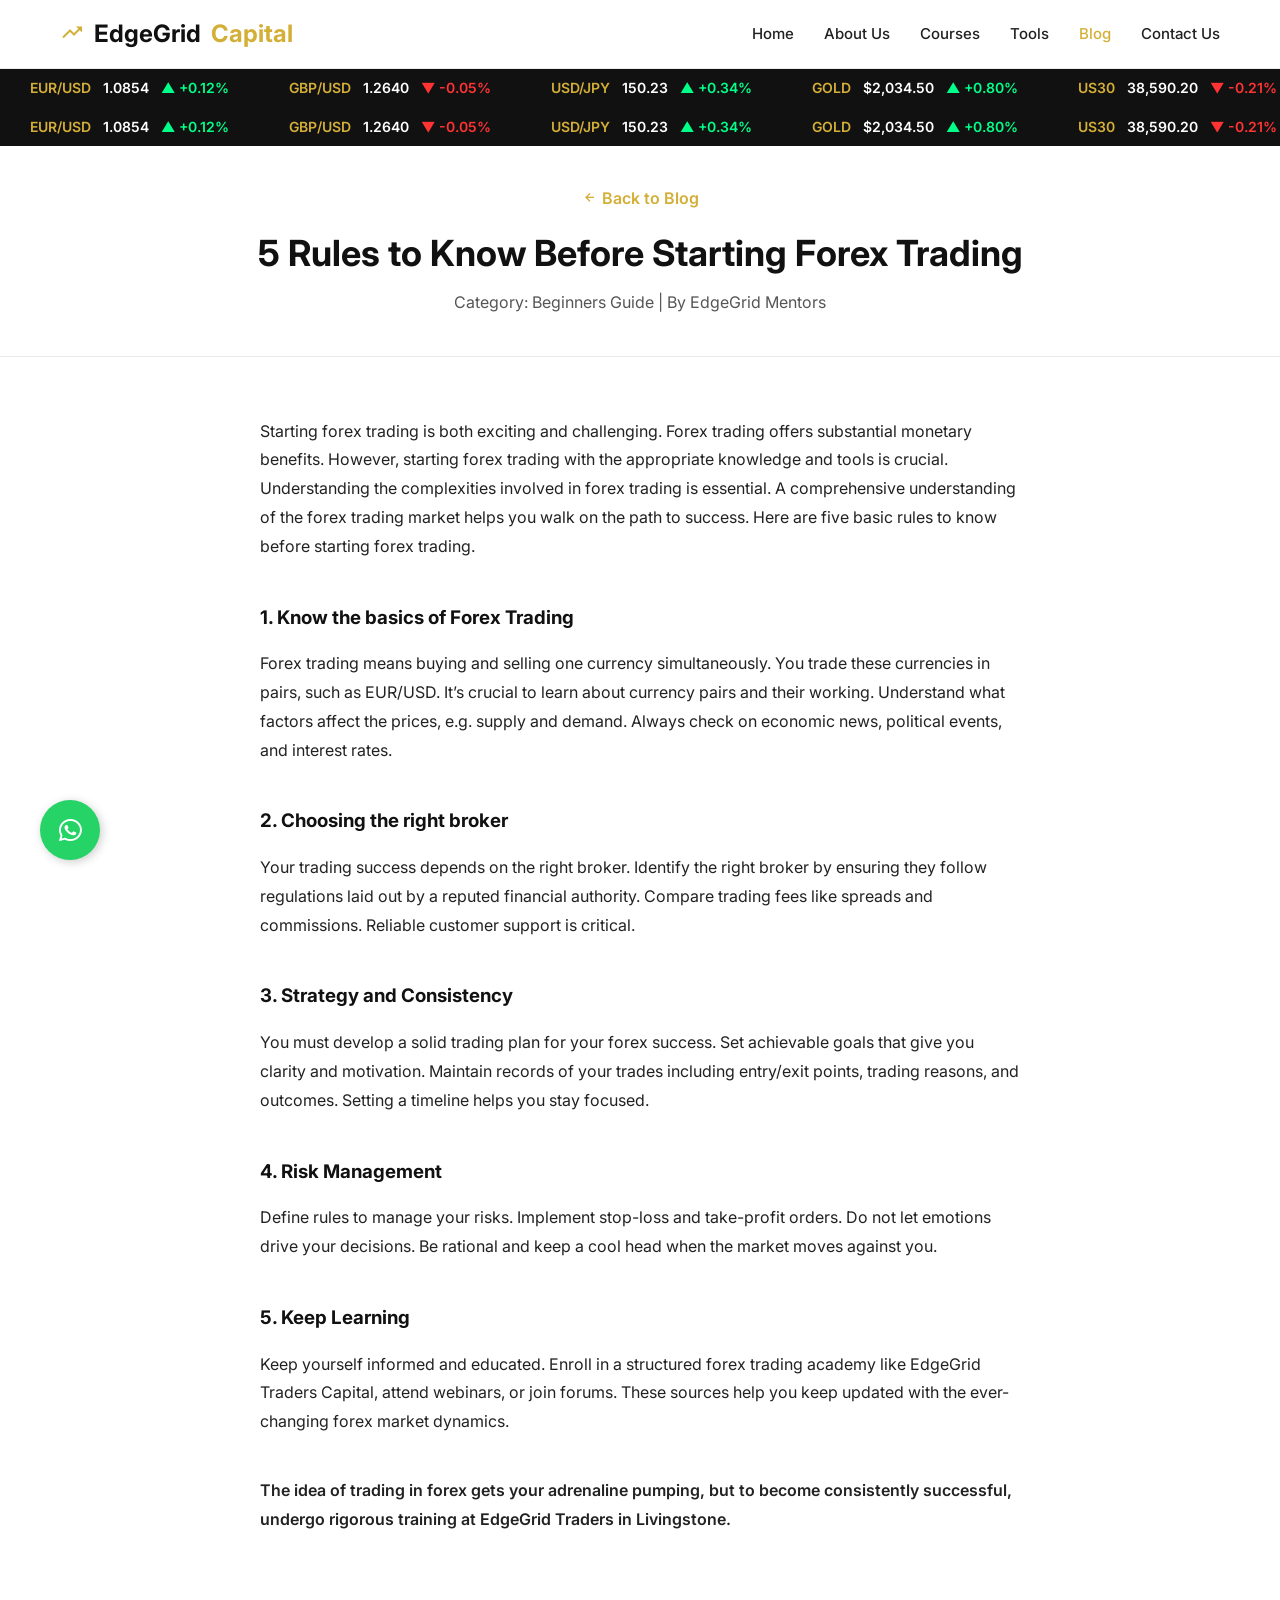
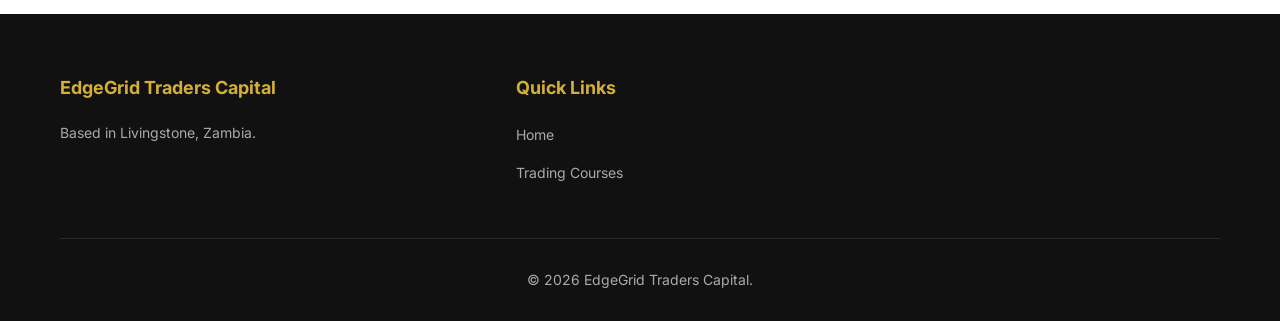
<file: blog-post-2.html>
<!DOCTYPE html>
<html lang="en">
<head>
    <meta charset="UTF-8">
    <meta name="viewport" content="width=device-width, initial-scale=1.0">
    <title>5 Rules to Know Before Starting Forex Trading | EdgeGrid Traders Capital</title>
    <link rel="stylesheet" href="css/styles.css">
    <link href='https://unpkg.com/boxicons@2.1.4/css/boxicons.min.css' rel='stylesheet'>
</head>
<body>

    <!-- Navigation -->
    <nav class="navbar">
        <div class="container" style="display: flex; justify-content: space-between; align-items: center;">
            <a href="index.html" class="logo">
                <i class='bx bx-trending-up' style="color: var(--primary-color);"></i>
                EdgeGrid <span>Capital</span>
            </a>
            <ul class="nav-links">
                <li><a href="index.html">Home</a></li>
                <li><a href="about.html">About Us</a></li>
                <li><a href="courses.html">Courses</a></li>
                <li><a href="tools.html">Tools</a></li>
                <li><a href="blog.html" class="active">Blog</a></li>
                <li><a href="contact.html">Contact Us</a></li>
            </ul>
        </div>
    </nav>

    <div class="page-header" style="padding: 40px 0; background: var(--bg-main); border-bottom: 1px solid var(--border-color);">
        <div class="container">
            <a href="blog.html" style="color: var(--primary-color); font-weight: 600; display: inline-block; margin-bottom: 20px;"><i class='bx bx-left-arrow-alt'></i> Back to Blog</a>
            <h1 style="color: var(--secondary-color); font-size: 36px; line-height: 1.2;">5 Rules to Know Before Starting Forex Trading</h1>
            <p style="color: var(--text-light); margin-top: 15px;">Category: Beginners Guide | By EdgeGrid Mentors</p>
        </div>
    </div>

    <section style="padding: 60px 0; background: var(--bg-main);">
        <div class="container" style="max-width: 800px; color: var(--text-main); line-height: 1.8;">
            <p style="margin-bottom: 20px;">Starting forex trading is both exciting and challenging. Forex trading offers substantial monetary benefits. However, starting forex trading with the appropriate knowledge and tools is crucial. Understanding the complexities involved in forex trading is essential. A comprehensive understanding of the forex trading market helps you walk on the path to success. Here are five basic rules to know before starting forex trading.</p>

            <h3 style="color: var(--secondary-color); margin-top: 40px; margin-bottom: 15px;">1. Know the basics of Forex Trading</h3>
            <p style="margin-bottom: 20px;">Forex trading means buying and selling one currency simultaneously. You trade these currencies in pairs, such as EUR/USD. It’s crucial to learn about currency pairs and their working. Understand what factors affect the prices, e.g. supply and demand. Always check on economic news, political events, and interest rates.</p>

            <h3 style="color: var(--secondary-color); margin-top: 40px; margin-bottom: 15px;">2. Choosing the right broker</h3>
            <p style="margin-bottom: 20px;">Your trading success depends on the right broker. Identify the right broker by ensuring they follow regulations laid out by a reputed financial authority. Compare trading fees like spreads and commissions. Reliable customer support is critical.</p>

            <h3 style="color: var(--secondary-color); margin-top: 40px; margin-bottom: 15px;">3. Strategy and Consistency</h3>
            <p style="margin-bottom: 20px;">You must develop a solid trading plan for your forex success. Set achievable goals that give you clarity and motivation. Maintain records of your trades including entry/exit points, trading reasons, and outcomes. Setting a timeline helps you stay focused.</p>

            <h3 style="color: var(--secondary-color); margin-top: 40px; margin-bottom: 15px;">4. Risk Management</h3>
            <p style="margin-bottom: 20px;">Define rules to manage your risks. Implement stop-loss and take-profit orders. Do not let emotions drive your decisions. Be rational and keep a cool head when the market moves against you.</p>

            <h3 style="color: var(--secondary-color); margin-top: 40px; margin-bottom: 15px;">5. Keep Learning</h3>
            <p style="margin-bottom: 20px;">Keep yourself informed and educated. Enroll in a structured forex trading academy like EdgeGrid Traders Capital, attend webinars, or join forums. These sources help you keep updated with the ever-changing forex market dynamics.</p>
            
            <p style="margin-top: 40px; margin-bottom: 20px; font-weight: 600;">The idea of trading in forex gets your adrenaline pumping, but to become consistently successful, undergo rigorous training at EdgeGrid Traders in Livingstone.</p>
        </div>
    </section>

    <!-- Footer -->
    <footer>
        <div class="container">
            <div class="footer-grid">
                <div class="footer-col">
                    <h4>EdgeGrid Traders Capital</h4>
                    <p>Based in Livingstone, Zambia.</p>
                </div>
                <div class="footer-col">
                    <h4>Quick Links</h4>
                    <ul>
                        <li><a href="index.html">Home</a></li>
                        <li><a href="courses.html">Trading Courses</a></li>
                    </ul>
                </div>
            </div>
            <div class="footer-bottom">
                &copy; <span id="year"></span> EdgeGrid Traders Capital.
            </div>
        </div>
    </footer>
    <script src="js/main.js"></script>

    <!-- Mobile Bottom Navigation -->
    <div class="mobile-bottom-nav">
        <a href="index.html" class="active">
            <i class='bx bxs-home'></i>
            Home
        </a>
        <a href="courses.html">
            <i class='bx bx-book-open'></i>
            Courses
        </a>
        <a href="tools.html">
            <i class='bx bx-calculator'></i>
            Tools
        </a>
        <a href="about.html">
            <i class='bx bx-user'></i>
            Profile
        </a>
    </div>

    <!-- WhatsApp Floating Button & Popup -->
    <div class="whatsapp-container">
        <div id="waPopup" class="wa-popup">
            <div class="wa-header">
                <div style="display: flex; align-items: center; gap: 10px;">
                    <i class='bx bxl-whatsapp' style="font-size: 24px;"></i>
                    <h4 style="margin: 0; font-size: 15px;">EdgeGrid Support</h4>
                </div>
                <i class='bx bx-x' style="font-size: 20px; cursor: pointer;" onclick="toggleWAPopup()"></i>
            </div>
            <div class="wa-body">
                <div class="wa-message-received">
                    Welcome to EdgeGrid Team Support, how may we help you today?
                </div>
            </div>
            <div class="wa-footer">
                <input type="text" id="waMessageInput" placeholder="Type a message..." onkeypress="if(event.key === 'Enter') sendWAMessage()">
                <button onclick="sendWAMessage()"><i class='bx bxs-send'></i></button>
            </div>
        </div>
        <div class="whatsapp-float" onclick="toggleWAPopup()">
            <div class="wa-waves"></div>
            <i class='bx bxl-whatsapp'></i>
        </div>
    </div>

    <script src="js/main.js"></script>
    <script>
        function toggleWAPopup() {
            const popup = document.getElementById('waPopup');
            popup.classList.toggle('active');
            if (popup.classList.contains('active')) {
                document.getElementById('waMessageInput').focus();
            }
        }
        function sendWAMessage() {
            const input = document.getElementById('waMessageInput');
            const message = input.value.trim();
            if (message) {
                navigator.clipboard.writeText(message).catch(err => console.log('Clipboard err:', err)).finally(() => {
                    const encodedMsg = encodeURIComponent(message);
                    window.open(`https://wa.me/260973493949?text=${encodedMsg}`, '_blank');
                    input.value = '';
                    toggleWAPopup();
                });
            }
        }
    </script>
</body>

</html>
</file>
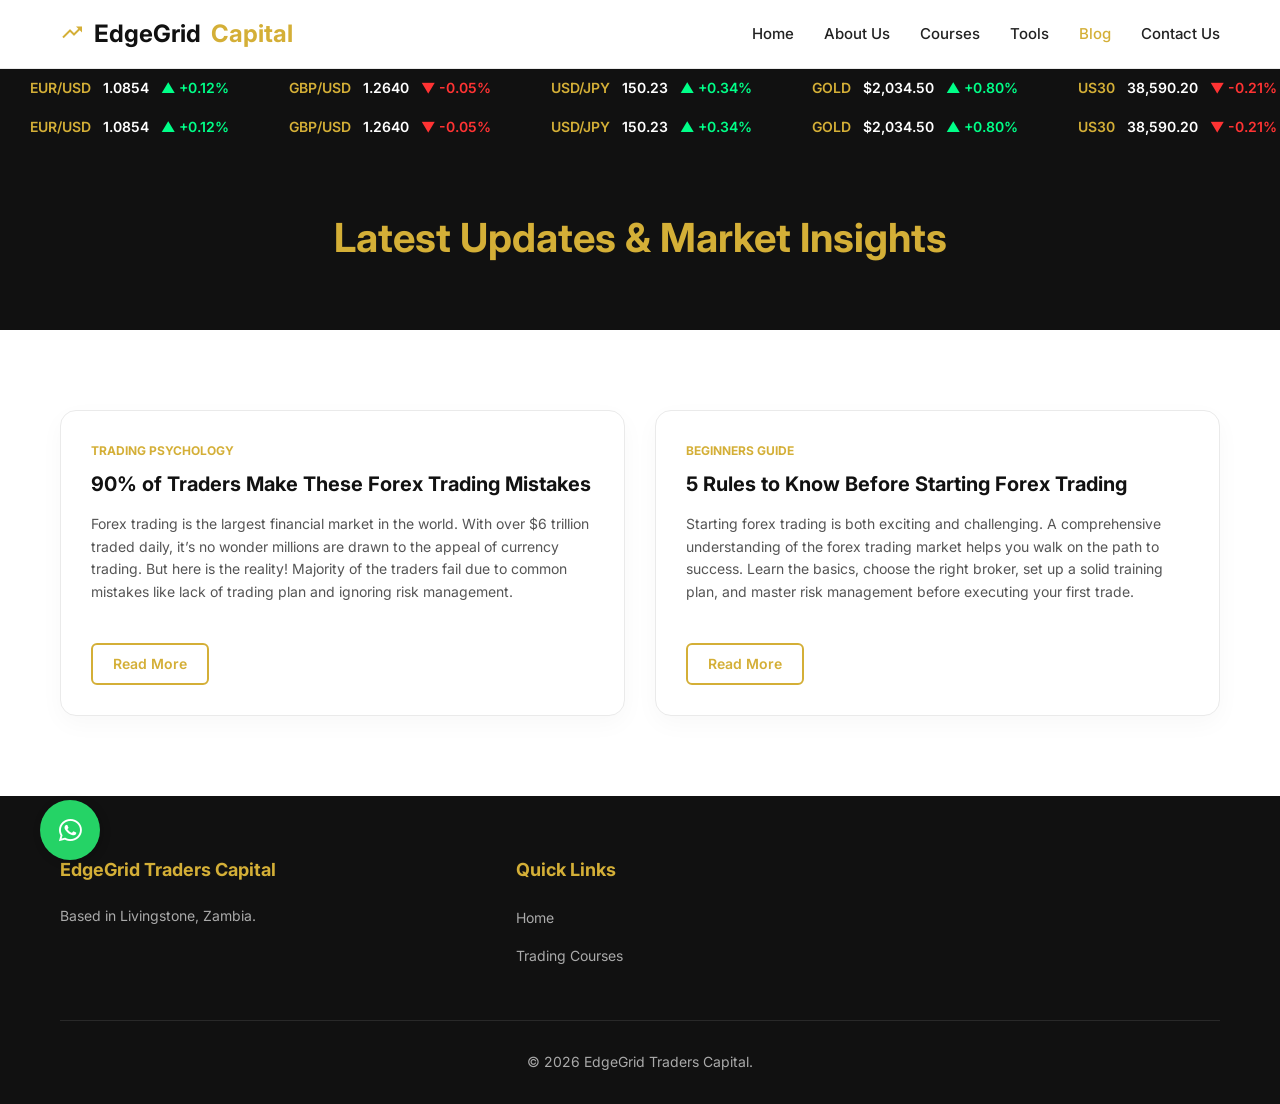
<file: blog.html>
<!DOCTYPE html>
<html lang="en">
<head>
    <meta charset="UTF-8">
    <meta name="viewport" content="width=device-width, initial-scale=1.0">
    <title>Blog & Market Updates | EdgeGrid Traders Capital</title>
    <link rel="stylesheet" href="css/styles.css">
    <link href='https://unpkg.com/boxicons@2.1.4/css/boxicons.min.css' rel='stylesheet'>
</head>
<body>

    <!-- Navigation -->
    <nav class="navbar">
        <div class="container" style="display: flex; justify-content: space-between; align-items: center;">
            <a href="index.html" class="logo">
                <i class='bx bx-trending-up' style="color: var(--primary-color);"></i>
                EdgeGrid <span>Capital</span>
            </a>
            <ul class="nav-links">
                <li><a href="index.html">Home</a></li>
                <li><a href="about.html">About Us</a></li>
                <li><a href="courses.html">Courses</a></li>
                <li><a href="tools.html">Tools</a></li>
                <li><a href="blog.html" class="active">Blog</a></li>
                <li><a href="contact.html">Contact Us</a></li>
            </ul>
        </div>
    </nav>

    <div class="page-header">
        <div class="container">
            <h1>Latest Updates & Market Insights</h1>
        </div>
    </div>

    <section style="padding: 80px 0; background: var(--bg-main);">
        <div class="container">
            <div class="course-grid">
                <!-- Blog 1 -->
                <div class="card" style="display: flex; flex-direction: column;">
                    <div style="font-size: 12px; color: var(--primary-color); font-weight: 700; margin-bottom: 10px; text-transform: uppercase;">Trading Psychology</div>
                    <h3 style="font-size: 20px; line-height: 1.4;">90% of Traders Make These Forex Trading Mistakes</h3>
                    <p style="flex-grow: 1;">Forex trading is the largest financial market in the world. With over $6 trillion traded daily, it’s no wonder millions are drawn to the appeal of currency trading. But here is the reality! Majority of the traders fail due to common mistakes like lack of trading plan and ignoring risk management.</p>
                    <a href="blog-post-1.html" class="btn btn-outline" style="align-self: flex-start; padding: 8px 20px; font-size: 14px; margin-top: 20px;">Read More</a>
                </div>

                <!-- Blog 2 -->
                <div class="card" style="display: flex; flex-direction: column;">
                    <div style="font-size: 12px; color: var(--primary-color); font-weight: 700; margin-bottom: 10px; text-transform: uppercase;">Beginners Guide</div>
                    <h3 style="font-size: 20px; line-height: 1.4;">5 Rules to Know Before Starting Forex Trading</h3>
                    <p style="flex-grow: 1;">Starting forex trading is both exciting and challenging. A comprehensive understanding of the forex trading market helps you walk on the path to success. Learn the basics, choose the right broker, set up a solid training plan, and master risk management before executing your first trade.</p>
                    <a href="blog-post-2.html" class="btn btn-outline" style="align-self: flex-start; padding: 8px 20px; font-size: 14px; margin-top: 20px;">Read More</a>
                </div>
            </div>
        </div>
    </section>

    <!-- Footer -->
    <footer>
        <div class="container">
            <div class="footer-grid">
                <div class="footer-col">
                    <h4>EdgeGrid Traders Capital</h4>
                    <p>Based in Livingstone, Zambia.</p>
                </div>
                <div class="footer-col">
                    <h4>Quick Links</h4>
                    <ul>
                        <li><a href="index.html">Home</a></li>
                        <li><a href="courses.html">Trading Courses</a></li>
                    </ul>
                </div>
            </div>
            <div class="footer-bottom">
                &copy; <span id="year"></span> EdgeGrid Traders Capital.
            </div>
        </div>
    </footer>
    <script src="js/main.js"></script>

    <!-- Mobile Bottom Navigation -->
    <div class="mobile-bottom-nav">
        <a href="index.html" class="active">
            <i class='bx bxs-home'></i>
            Home
        </a>
        <a href="courses.html">
            <i class='bx bx-book-open'></i>
            Courses
        </a>
        <a href="tools.html">
            <i class='bx bx-calculator'></i>
            Tools
        </a>
        <a href="about.html">
            <i class='bx bx-user'></i>
            Profile
        </a>
    </div>

    <!-- WhatsApp Floating Button & Popup -->
    <div class="whatsapp-container">
        <div id="waPopup" class="wa-popup">
            <div class="wa-header">
                <div style="display: flex; align-items: center; gap: 10px;">
                    <i class='bx bxl-whatsapp' style="font-size: 24px;"></i>
                    <h4 style="margin: 0; font-size: 15px;">EdgeGrid Support</h4>
                </div>
                <i class='bx bx-x' style="font-size: 20px; cursor: pointer;" onclick="toggleWAPopup()"></i>
            </div>
            <div class="wa-body">
                <div class="wa-message-received">
                    Welcome to EdgeGrid Team Support, how may we help you today?
                </div>
            </div>
            <div class="wa-footer">
                <input type="text" id="waMessageInput" placeholder="Type a message..." onkeypress="if(event.key === 'Enter') sendWAMessage()">
                <button onclick="sendWAMessage()"><i class='bx bxs-send'></i></button>
            </div>
        </div>
        <div class="whatsapp-float" onclick="toggleWAPopup()">
            <div class="wa-waves"></div>
            <i class='bx bxl-whatsapp'></i>
        </div>
    </div>

    <script src="js/main.js"></script>
    <script>
        function toggleWAPopup() {
            const popup = document.getElementById('waPopup');
            popup.classList.toggle('active');
            if (popup.classList.contains('active')) {
                document.getElementById('waMessageInput').focus();
            }
        }
        function sendWAMessage() {
            const input = document.getElementById('waMessageInput');
            const message = input.value.trim();
            if (message) {
                navigator.clipboard.writeText(message).catch(err => console.log('Clipboard err:', err)).finally(() => {
                    const encodedMsg = encodeURIComponent(message);
                    window.open(`https://wa.me/260973493949?text=${encodedMsg}`, '_blank');
                    input.value = '';
                    toggleWAPopup();
                });
            }
        }
    </script>
</body>

</html>
</file>
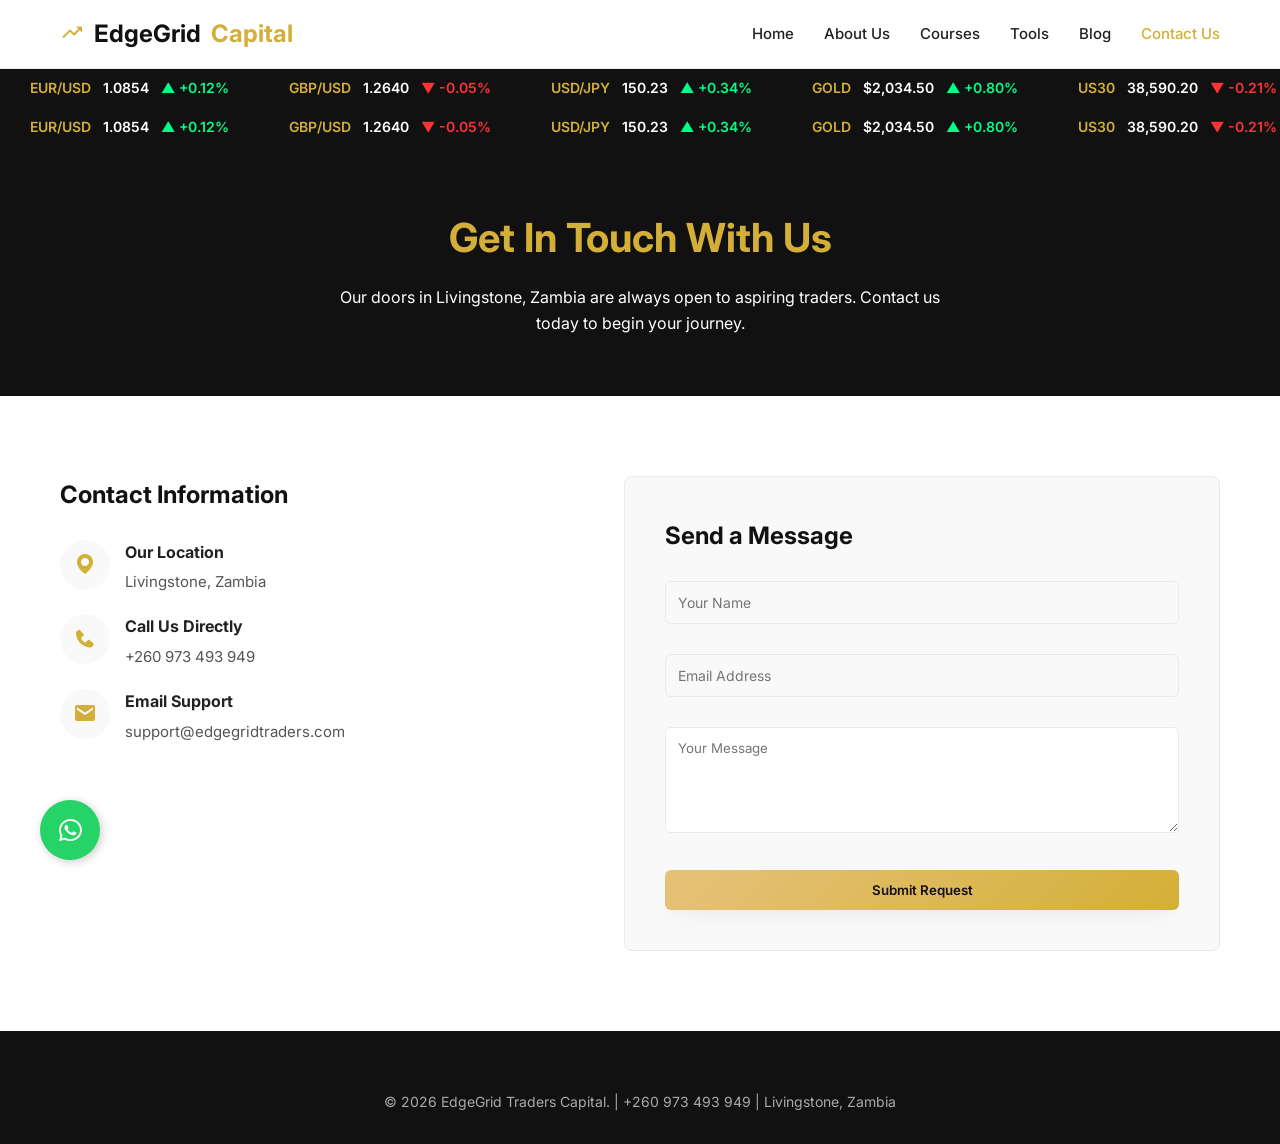
<file: contact.html>
<!DOCTYPE html>
<html lang="en">
<head>
    <meta charset="UTF-8">
    <meta name="viewport" content="width=device-width, initial-scale=1.0">
    <title>Contact Us | EdgeGrid Traders Capital</title>
    <link rel="stylesheet" href="css/styles.css">
    <link href='https://unpkg.com/boxicons@2.1.4/css/boxicons.min.css' rel='stylesheet'>
</head>
<body>

    <nav class="navbar">
        <div class="container" style="display: flex; justify-content: space-between; align-items: center;">
            <a href="index.html" class="logo">
                <i class='bx bx-trending-up' style="color: var(--primary-color);"></i>
                EdgeGrid <span>Capital</span>
            </a>
            <ul class="nav-links">
                <li><a href="index.html">Home</a></li>
                <li><a href="about.html">About Us</a></li>
                <li><a href="courses.html">Courses</a></li>
                <li><a href="tools.html">Tools</a></li>
                <li><a href="blog.html">Blog</a></li>
                <li><a href="contact.html" class="active">Contact Us</a></li>
            </ul>
        </div>
    </nav>

    <div class="page-header">
        <div class="container">
            <h1>Get In Touch With Us</h1>
            <p style="margin-top: 15px; max-width: 600px; margin-left: auto; margin-right: auto;">Our doors in Livingstone, Zambia are always open to aspiring traders. Contact us today to begin your journey.</p>
        </div>
    </div>

    <section style="padding: 80px 0; background: var(--bg-main);">
        <div class="container" style="display: flex; flex-wrap: wrap; gap: 50px;">
            <div style="flex: 1; min-width: 300px;">
                <h3 style="font-size: 24px; color: var(--secondary-color); margin-bottom: 25px;">Contact Information</h3>
                <div style="display: flex; align-items: flex-start; gap: 15px; margin-bottom: 20px;">
                    <div style="background: var(--bg-light); width: 50px; height: 50px; border-radius: 50%; display: flex; align-items: center; justify-content: center; font-size: 24px; color: var(--primary-color); flex-shrink: 0;">
                        <i class='bx bxs-map'></i>
                    </div>
                    <div>
                        <h4 style="font-size: 16px; margin-bottom: 5px;">Our Location</h4>
                        <p style="color: var(--text-light); font-size: 15px;">Livingstone, Zambia</p>
                    </div>
                </div>
                <div style="display: flex; align-items: flex-start; gap: 15px; margin-bottom: 20px;">
                    <div style="background: var(--bg-light); width: 50px; height: 50px; border-radius: 50%; display: flex; align-items: center; justify-content: center; font-size: 24px; color: var(--primary-color); flex-shrink: 0;">
                        <i class='bx bxs-phone'></i>
                    </div>
                    <div>
                        <h4 style="font-size: 16px; margin-bottom: 5px;">Call Us Directly</h4>
                        <p style="color: var(--text-light); font-size: 15px;">+260 973 493 949</p>
                    </div>
                </div>
                <div style="display: flex; align-items: flex-start; gap: 15px; margin-bottom: 20px;">
                    <div style="background: var(--bg-light); width: 50px; height: 50px; border-radius: 50%; display: flex; align-items: center; justify-content: center; font-size: 24px; color: var(--primary-color); flex-shrink: 0;">
                        <i class='bx bxs-envelope'></i>
                    </div>
                    <div>
                        <h4 style="font-size: 16px; margin-bottom: 5px;">Email Support</h4>
                        <p style="color: var(--text-light); font-size: 15px;">support@edgegridtraders.com</p>
                    </div>
                </div>
            </div>

            <div style="flex: 1; min-width: 300px; background: var(--bg-light); padding: 40px; border-radius: 8px; border: 1px solid var(--border-color);">
                <h3 style="font-size: 24px; color: var(--secondary-color); margin-bottom: 25px;">Send a Message</h3>
                <form onsubmit="event.preventDefault(); alert('Message sent! We will contact you soon.');">
                    <div class="form-group">
                        <input type="text" placeholder="Your Name" required style="width: 100%; padding: 12px; border: 1px solid var(--border-color); border-radius: 6px; margin-bottom: 15px; outline: none;">
                    </div>
                    <div class="form-group">
                        <input type="email" placeholder="Email Address" required style="width: 100%; padding: 12px; border: 1px solid var(--border-color); border-radius: 6px; margin-bottom: 15px; outline: none;">
                    </div>
                    <div class="form-group">
                        <textarea placeholder="Your Message" rows="5" required style="width: 100%; padding: 12px; border: 1px solid var(--border-color); border-radius: 6px; margin-bottom: 15px; outline: none;"></textarea>
                    </div>
                    <button type="submit" class="btn btn-primary" style="width: 100%;">Submit Request</button>
                </form>
            </div>
        </div>
    </section>

    <!-- Footer -->
    <footer>
        <div class="container">
            <div class="footer-bottom" style="border: none; padding: 0;">
                &copy; <span id="year"></span> EdgeGrid Traders Capital. | +260 973 493 949 | Livingstone, Zambia
            </div>
        </div>
    </footer>
    <script src="js/main.js"></script>

    <!-- Mobile Bottom Navigation -->
    <div class="mobile-bottom-nav">
        <a href="index.html" class="active">
            <i class='bx bxs-home'></i>
            Home
        </a>
        <a href="courses.html">
            <i class='bx bx-book-open'></i>
            Courses
        </a>
        <a href="tools.html">
            <i class='bx bx-calculator'></i>
            Tools
        </a>
        <a href="about.html">
            <i class='bx bx-user'></i>
            Profile
        </a>
    </div>

    <!-- WhatsApp Floating Button & Popup -->
    <div class="whatsapp-container">
        <div id="waPopup" class="wa-popup">
            <div class="wa-header">
                <div style="display: flex; align-items: center; gap: 10px;">
                    <i class='bx bxl-whatsapp' style="font-size: 24px;"></i>
                    <h4 style="margin: 0; font-size: 15px;">EdgeGrid Support</h4>
                </div>
                <i class='bx bx-x' style="font-size: 20px; cursor: pointer;" onclick="toggleWAPopup()"></i>
            </div>
            <div class="wa-body">
                <div class="wa-message-received">
                    Welcome to EdgeGrid Team Support, how may we help you today?
                </div>
            </div>
            <div class="wa-footer">
                <input type="text" id="waMessageInput" placeholder="Type a message..." onkeypress="if(event.key === 'Enter') sendWAMessage()">
                <button onclick="sendWAMessage()"><i class='bx bxs-send'></i></button>
            </div>
        </div>
        <div class="whatsapp-float" onclick="toggleWAPopup()">
            <div class="wa-waves"></div>
            <i class='bx bxl-whatsapp'></i>
        </div>
    </div>

    <script src="js/main.js"></script>
    <script>
        function toggleWAPopup() {
            const popup = document.getElementById('waPopup');
            popup.classList.toggle('active');
            if (popup.classList.contains('active')) {
                document.getElementById('waMessageInput').focus();
            }
        }
        function sendWAMessage() {
            const input = document.getElementById('waMessageInput');
            const message = input.value.trim();
            if (message) {
                navigator.clipboard.writeText(message).catch(err => console.log('Clipboard err:', err)).finally(() => {
                    const encodedMsg = encodeURIComponent(message);
                    window.open(`https://wa.me/260973493949?text=${encodedMsg}`, '_blank');
                    input.value = '';
                    toggleWAPopup();
                });
            }
        }
    </script>
</body>

</html>
</file>
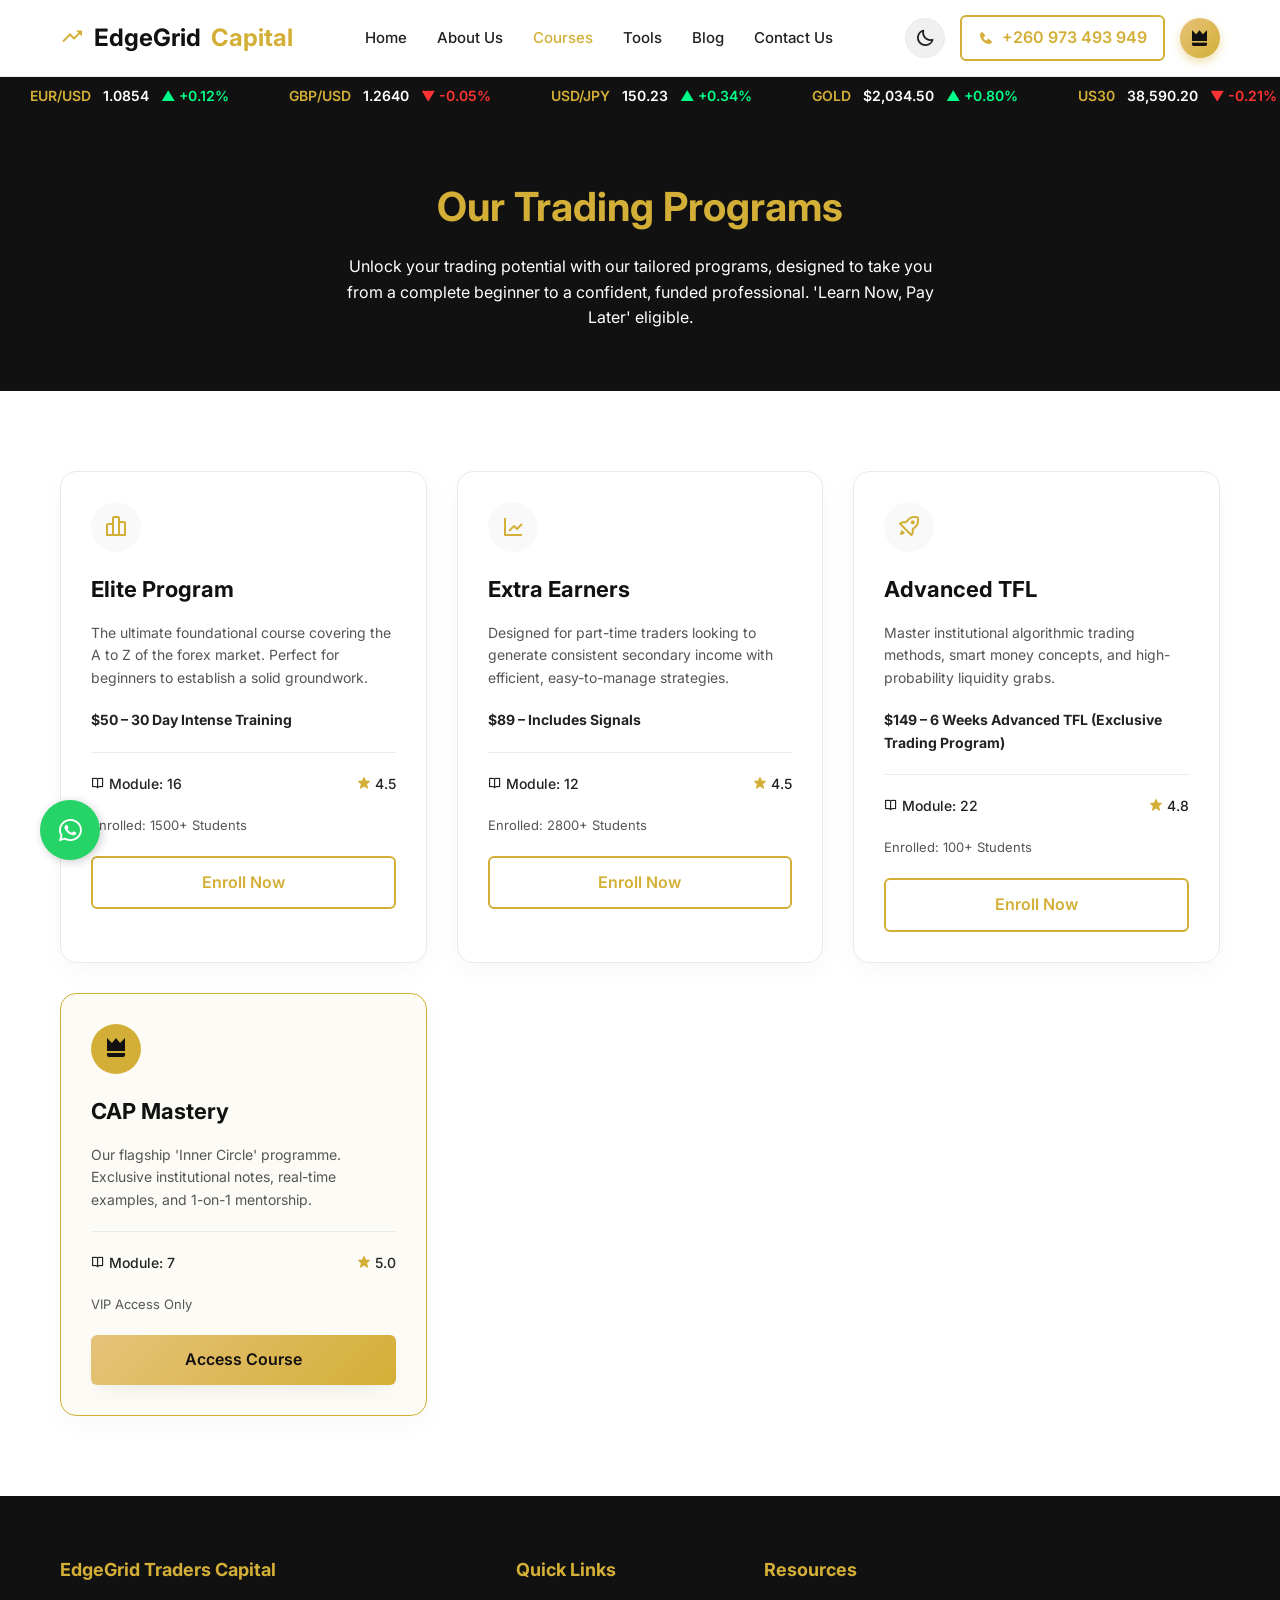
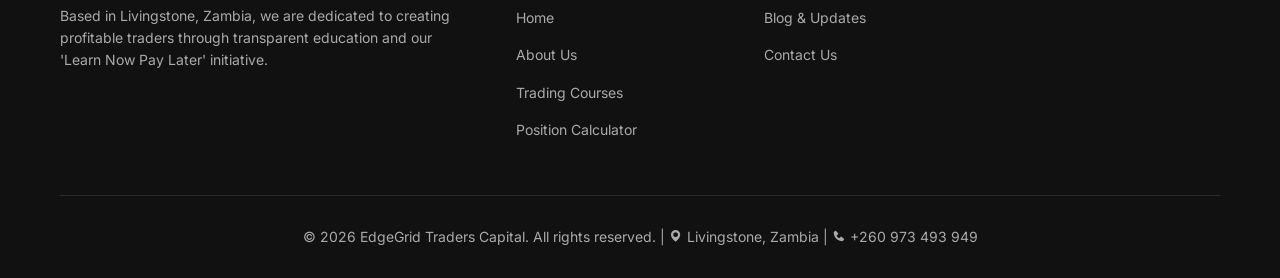
<file: courses.html>
<!DOCTYPE html>
<html lang="en">

<head>
    <meta charset="UTF-8">
    <meta name="viewport" content="width=device-width, initial-scale=1.0">
    <title>Trading Courses | EdgeGrid Traders Capital</title>
    <link rel="stylesheet" href="css/styles.css">
    <link href='https://unpkg.com/boxicons@2.1.4/css/boxicons.min.css' rel='stylesheet'>
</head>

<body>

    <!-- Navigation -->
    <nav class="navbar">
        <div class="container" style="display: flex; justify-content: space-between; align-items: center;">
            <a href="index.html" class="logo">
                <i class='bx bx-trending-up' style="color: var(--primary-color);"></i>
                EdgeGrid <span>Capital</span>
            </a>
            <ul class="nav-links">
                <li><a href="index.html">Home</a></li>
                <li><a href="about.html">About Us</a></li>
                <li><a href="courses.html" class="active">Courses</a></li>
                <li><a href="tools.html">Tools</a></li>
                <li><a href="blog.html">Blog</a></li>
                <li><a href="contact.html">Contact Us</a></li>
            </ul>
            <div class="nav-right-actions" style="display: flex; align-items: center; gap: 15px;">
                <div id="themeToggle" class="theme-toggle">
                    <i class='bx bx-moon'></i>
                </div>
                <div class="cta-contact">
                    <a href="tel:+260973493949" class="btn btn-outline"
                        style="display: flex; align-items: center; gap: 8px; padding: 8px 16px;">
                        <i class='bx bxs-phone'></i> <span class="hide-mobile">+260 973 493 949</span>
                    </a>
                </div>
                <a href="VIPmembers.html" class="vip-top-btn"
                    style="display: flex; justify-content: center; align-items: center; width: 40px; height: 40px; background: var(--gold-gradient); color: var(--secondary-color); border-radius: 50%; font-size: 20px; box-shadow: 0 4px 10px rgba(212,175,55,0.4); transition: transform 0.3s ease;">
                    <i class='bx bxs-crown'></i>
                </a>
            </div>
        </div>
    </nav>

    <div class="page-header">
        <div class="container">
            <h1>Our Trading Programs</h1>
            <p style="margin-top: 15px; max-width: 600px; margin-left: auto; margin-right: auto;">Unlock your trading
                potential with our tailored programs, designed to take you from a complete beginner to a confident,
                funded professional. 'Learn Now, Pay Later' eligible.</p>
        </div>
    </div>

    <section class="courses-section" style="background: var(--bg-main);">
        <div class="container">
            <div class="course-grid">
                <!-- Course 1 -->
                <div class="card">
                    <div class="card-icon"><i class='bx bx-bar-chart-alt-2'></i></div>
                    <h3>Elite Program</h3>
                    <p>The ultimate foundational course covering the A to Z of the forex market. Perfect for beginners
                        to establish a solid groundwork.</p>
                    <p class="course-price" style="font-weight: 700; color: var(--vip-gold); margin-top: 5px;">$50 – 30
                        Day Intense Training</p>
                    <div class="card-meta">
                        <span><i class='bx bx-book-open'></i> Module: 16</span>
                        <span><i class='bx bxs-star' style="color: var(--primary-color);"></i> 4.5</span>
                    </div>
                    <div style="font-size: 13px; color: var(--text-light); margin-bottom: 20px;">Enrolled: 1500+
                        Students</div>
                    <a href="#" onclick="openEnrollModal(); return false;" class="btn btn-outline"
                        style="width: 100%; display: block; text-align: center;">Enroll Now</a>
                </div>

                <!-- Course 2 -->
                <div class="card">
                    <div class="card-icon"><i class='bx bx-line-chart'></i></div>
                    <h3>Extra Earners</h3>
                    <p>Designed for part-time traders looking to generate consistent secondary income with efficient,
                        easy-to-manage strategies.</p>
                    <p class="course-price" style="font-weight: 700; color: var(--vip-gold); margin-top: 5px;">$89 –
                        Includes Signals</p>
                    <div class="card-meta">
                        <span><i class='bx bx-book-open'></i> Module: 12</span>
                        <span><i class='bx bxs-star' style="color: var(--primary-color);"></i> 4.5</span>
                    </div>
                    <div style="font-size: 13px; color: var(--text-light); margin-bottom: 20px;">Enrolled: 2800+
                        Students</div>
                    <a href="#" onclick="openEnrollModal(); return false;" class="btn btn-outline"
                        style="width: 100%; display: block; text-align: center;">Enroll Now</a>
                </div>

                <!-- Course 3 -->
                <div class="card">
                    <div class="card-icon"><i class='bx bx-rocket'></i></div>
                    <h3>Advanced TFL</h3>
                    <p>Master institutional algorithmic trading methods, smart money concepts, and high-probability
                        liquidity grabs.</p>
                    <p class="course-price" style="font-weight: 700; color: var(--vip-gold); margin-top: 5px;">$149 – 6
                        Weeks Advanced TFL (Exclusive Trading Program)</p>
                    <div class="card-meta">
                        <span><i class='bx bx-book-open'></i> Module: 22</span>
                        <span><i class='bx bxs-star' style="color: var(--primary-color);"></i> 4.8</span>
                    </div>
                    <div style="font-size: 13px; color: var(--text-light); margin-bottom: 20px;">Enrolled: 100+ Students
                    </div>
                    <a href="#" onclick="openEnrollModal(); return false;" class="btn btn-outline"
                        style="width: 100%; display: block; text-align: center;">Enroll Now</a>
                </div>

                <!-- Course 4: VIP Mastery -->
                <div class="card" style="border: 1px solid var(--primary-color); background: rgba(212, 175, 55, 0.05);">
                    <div class="card-icon" style="background: var(--primary-color); color: var(--secondary-color);"><i
                            class='bx bxs-crown'></i></div>
                    <h3>CAP Mastery</h3>
                    <p>Our flagship 'Inner Circle' programme. Exclusive institutional notes, real-time examples, and
                        1-on-1 mentorship.</p>
                    <div class="card-meta">
                        <span><i class='bx bx-book-open'></i> Module: 7</span>
                        <span><i class='bx bxs-star' style="color: var(--primary-color);"></i> 5.0</span>
                    </div>
                    <div style="font-size: 13px; color: var(--text-light); margin-bottom: 20px;">VIP Access Only</div>
                    <a href="VIPmembers.html" class="btn btn-primary"
                        style="width: 100%; display: block; text-align: center;">Access Course</a>
                </div>
            </div>
        </div>
    </section>

    <!-- Footer -->
    <footer>
        <div class="container">
            <div class="footer-grid">
                <div class="footer-col">
                    <h4>EdgeGrid Traders Capital</h4>
                    <p>Based in Livingstone, Zambia, we are dedicated to creating profitable traders through transparent
                        education and our 'Learn Now Pay Later' initiative.</p>
                </div>
                <div class="footer-col">
                    <h4>Quick Links</h4>
                    <ul>
                        <li><a href="index.html">Home</a></li>
                        <li><a href="about.html">About Us</a></li>
                        <li><a href="courses.html">Trading Courses</a></li>
                        <li><a href="tools.html">Position Calculator</a></li>
                    </ul>
                </div>
                <div class="footer-col">
                    <h4>Resources</h4>
                    <ul>
                        <li><a href="blog.html">Blog & Updates</a></li>
                        <li><a href="contact.html">Contact Us</a></li>
                    </ul>
                </div>
            </div>
            <div class="footer-bottom">
                &copy; <span id="year"></span> EdgeGrid Traders Capital. All rights reserved. | <i
                    class='bx bxs-map'></i> Livingstone, Zambia | <i class='bx bxs-phone'></i> +260 973 493 949
            </div>
        </div>
    </footer>
    <!-- Enrollment Modal -->
    <div id="enrollModal" class="enroll-modal">
        <div class="enroll-modal-content">
            <div class="enroll-modal-header">
                <h3>Start Your Trading Journey</h3>
                <i class='bx bx-x' onclick="closeEnrollModal()"></i>
            </div>
            <div class="enroll-modal-body">
                <div class="form-group">
                    <label>Full Name</label>
                    <input type="text" id="enrolName" placeholder="e.g. John Doe">
                </div>
                <div class="form-group">
                    <label>Country</label>
                    <input type="text" id="enrolCountry" placeholder="e.g. Zambia">
                </div>
                <div class="form-group">
                    <label>Trading Experience</label>
                    <select id="enrolExperience">
                        <option value="Complete Beginner">Complete Beginner</option>
                        <option value="Less than 1 year">Less than 1 year</option>
                        <option value="1-3 years">1-3 years</option>
                        <option value="3+ years">3+ years</option>
                    </select>
                </div>
                <div class="form-group">
                    <label>Source of Funds</label>
                    <select id="enrolFunds">
                        <option value="Personal Savings">Personal Savings</option>
                        <option value="Salary / Employment">Salary / Employment</option>
                        <option value="Prop Firm Funded">Prop Firm Funded</option>
                        <option value="Other">Other</option>
                    </select>
                </div>
                <button class="btn btn-primary" style="width: 100%; margin-top: 10px;"
                    onclick="submitEnrollment()">Submit Application</button>
            </div>
        </div>
    </div>


    <!-- Mobile Bottom Navigation -->
    <div class="mobile-bottom-nav">
        <a href="index.html" class="active">
            <i class='bx bxs-home'></i>
            Home
        </a>
        <a href="courses.html">
            <i class='bx bx-book-open'></i>
            Courses
        </a>
        <a href="tools.html">
            <i class='bx bx-calculator'></i>
            Tools
        </a>
        <a href="about.html">
            <i class='bx bx-user'></i>
            Profile
        </a>
    </div>

    <!-- WhatsApp Floating Button & Popup -->
    <div class="whatsapp-container">
        <div id="waPopup" class="wa-popup">
            <div class="wa-header">
                <div style="display: flex; align-items: center; gap: 10px;">
                    <i class='bx bxl-whatsapp' style="font-size: 24px;"></i>
                    <h4 style="margin: 0; font-size: 15px;">EdgeGrid Support</h4>
                </div>
                <i class='bx bx-x' style="font-size: 20px; cursor: pointer;" onclick="toggleWAPopup()"></i>
            </div>
            <div class="wa-body">
                <div class="wa-message-received">
                    Welcome to EdgeGrid Team Support, how may we help you today?
                </div>
            </div>
            <div class="wa-footer">
                <input type="text" id="waMessageInput" placeholder="Type a message..."
                    onkeypress="if(event.key === 'Enter') sendWAMessage()">
                <button onclick="sendWAMessage()"><i class='bx bxs-send'></i></button>
            </div>
        </div>
        <div class="whatsapp-float" onclick="toggleWAPopup()">
            <div class="wa-waves"></div>
            <i class='bx bxl-whatsapp'></i>
        </div>
    </div>

    <script src="js/main.js"></script>
    <script>
        /* ── WhatsApp popup ── */
        function toggleWAPopup() {
            const popup = document.getElementById('waPopup');
            popup.classList.toggle('active');
            if (popup.classList.contains('active')) {
                document.getElementById('waMessageInput').focus();
            }
        }
        function sendWAMessage() {
            const input = document.getElementById('waMessageInput');
            const message = input.value.trim();
            if (message) {
                navigator.clipboard.writeText(message).catch(err => console.log('Clipboard err:', err)).finally(() => {
                    const encodedMsg = encodeURIComponent(message);
                    window.open(`https://wa.me/260973493949?text=${encodedMsg}`, '_blank');
                    input.value = '';
                    toggleWAPopup();
                });
            }
        }

        /* ── Enrollment Modal ── */
        function openEnrollModal() {
            document.getElementById('enrollModal').classList.add('active');
        }
        function closeEnrollModal() {
            document.getElementById('enrollModal').classList.remove('active');
        }
        function submitEnrollment() {
            const name = document.getElementById('enrolName').value.trim();
            const country = document.getElementById('enrolCountry').value.trim();
            const experience = document.getElementById('enrolExperience').value;
            const funds = document.getElementById('enrolFunds').value;
            if (!name || !country) {
                alert('Please fill in your name and country.');
                return;
            }
            const message = `*New Enrollment Application*\n\n*Name:* ${name}\n*Country:* ${country}\n*Experience:* ${experience}\n*Source of Funds:* ${funds}\n\nI would like to join the EdgeGrid Traders Capital program.`;
            navigator.clipboard.writeText(message).catch(err => console.log('Clipboard err:', err)).finally(() => {
                const encodedMsg = encodeURIComponent(message);
                window.open(`https://wa.me/260973493949?text=${encodedMsg}`, '_blank');
                closeEnrollModal();
            });
        }
    </script>
</body>

</html>
</file>
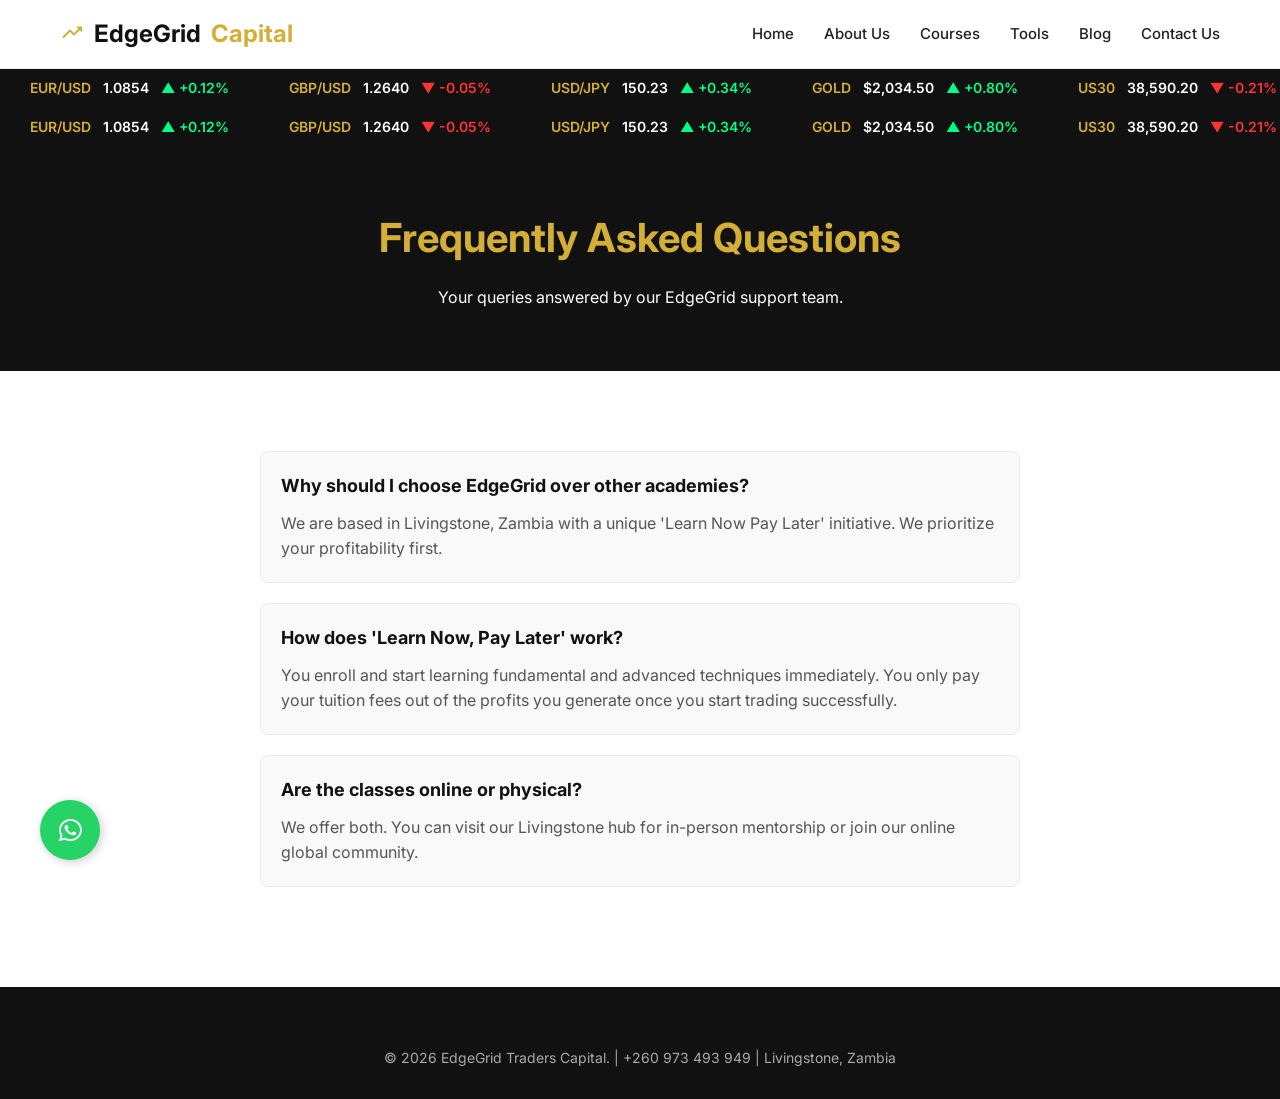
<file: faq.html>
<!DOCTYPE html>
<html lang="en">
<head>
    <meta charset="UTF-8">
    <meta name="viewport" content="width=device-width, initial-scale=1.0">
    <title>FAQ | EdgeGrid Traders Capital</title>
    <link rel="stylesheet" href="css/styles.css">
    <link href='https://unpkg.com/boxicons@2.1.4/css/boxicons.min.css' rel='stylesheet'>
</head>
<body>

    <nav class="navbar">
        <div class="container" style="display: flex; justify-content: space-between; align-items: center;">
            <a href="index.html" class="logo">
                <i class='bx bx-trending-up' style="color: var(--primary-color);"></i>
                EdgeGrid <span>Capital</span>
            </a>
            <ul class="nav-links">
                <li><a href="index.html">Home</a></li>
                <li><a href="about.html">About Us</a></li>
                <li><a href="courses.html">Courses</a></li>
                <li><a href="tools.html">Tools</a></li>
                <li><a href="blog.html">Blog</a></li>
                <li><a href="contact.html">Contact Us</a></li>
            </ul>
        </div>
    </nav>

    <div class="page-header">
        <div class="container">
            <h1>Frequently Asked Questions</h1>
            <p style="margin-top: 15px;">Your queries answered by our EdgeGrid support team.</p>
        </div>
    </div>

    <section style="padding: 80px 0; background: var(--bg-main);">
        <div class="container" style="max-width: 800px;">
            <div style="margin-bottom: 20px; padding: 20px; background: var(--bg-light); border: 1px solid var(--border-color); border-radius: 8px;">
                <h4 style="color: var(--secondary-color); font-size: 18px; margin-bottom: 10px;">Why should I choose EdgeGrid over other academies?</h4>
                <p style="color: var(--text-light);">We are based in Livingstone, Zambia with a unique 'Learn Now Pay Later' initiative. We prioritize your profitability first.</p>
            </div>
            
            <div style="margin-bottom: 20px; padding: 20px; background: var(--bg-light); border: 1px solid var(--border-color); border-radius: 8px;">
                <h4 style="color: var(--secondary-color); font-size: 18px; margin-bottom: 10px;">How does 'Learn Now, Pay Later' work?</h4>
                <p style="color: var(--text-light);">You enroll and start learning fundamental and advanced techniques immediately. You only pay your tuition fees out of the profits you generate once you start trading successfully.</p>
            </div>
            
            <div style="margin-bottom: 20px; padding: 20px; background: var(--bg-light); border: 1px solid var(--border-color); border-radius: 8px;">
                <h4 style="color: var(--secondary-color); font-size: 18px; margin-bottom: 10px;">Are the classes online or physical?</h4>
                <p style="color: var(--text-light);">We offer both. You can visit our Livingstone hub for in-person mentorship or join our online global community.</p>
            </div>
        </div>
    </section>

    <!-- Footer -->
    <footer>
        <div class="container">
            <div class="footer-bottom" style="border: none; padding: 0;">
                &copy; <span id="year"></span> EdgeGrid Traders Capital. | +260 973 493 949 | Livingstone, Zambia
            </div>
        </div>
    </footer>
    <script src="js/main.js"></script>

    <!-- Mobile Bottom Navigation -->
    <div class="mobile-bottom-nav">
        <a href="index.html" class="active">
            <i class='bx bxs-home'></i>
            Home
        </a>
        <a href="courses.html">
            <i class='bx bx-book-open'></i>
            Courses
        </a>
        <a href="tools.html">
            <i class='bx bx-calculator'></i>
            Tools
        </a>
        <a href="about.html">
            <i class='bx bx-user'></i>
            Profile
        </a>
    </div>

    <!-- WhatsApp Floating Button & Popup -->
    <div class="whatsapp-container">
        <div id="waPopup" class="wa-popup">
            <div class="wa-header">
                <div style="display: flex; align-items: center; gap: 10px;">
                    <i class='bx bxl-whatsapp' style="font-size: 24px;"></i>
                    <h4 style="margin: 0; font-size: 15px;">EdgeGrid Support</h4>
                </div>
                <i class='bx bx-x' style="font-size: 20px; cursor: pointer;" onclick="toggleWAPopup()"></i>
            </div>
            <div class="wa-body">
                <div class="wa-message-received">
                    Welcome to EdgeGrid Team Support, how may we help you today?
                </div>
            </div>
            <div class="wa-footer">
                <input type="text" id="waMessageInput" placeholder="Type a message..." onkeypress="if(event.key === 'Enter') sendWAMessage()">
                <button onclick="sendWAMessage()"><i class='bx bxs-send'></i></button>
            </div>
        </div>
        <div class="whatsapp-float" onclick="toggleWAPopup()">
            <div class="wa-waves"></div>
            <i class='bx bxl-whatsapp'></i>
        </div>
    </div>

    <script src="js/main.js"></script>
    <script>
        function toggleWAPopup() {
            const popup = document.getElementById('waPopup');
            popup.classList.toggle('active');
            if (popup.classList.contains('active')) {
                document.getElementById('waMessageInput').focus();
            }
        }
        function sendWAMessage() {
            const input = document.getElementById('waMessageInput');
            const message = input.value.trim();
            if (message) {
                navigator.clipboard.writeText(message).catch(err => console.log('Clipboard err:', err)).finally(() => {
                    const encodedMsg = encodeURIComponent(message);
                    window.open(`https://wa.me/260973493949?text=${encodedMsg}`, '_blank');
                    input.value = '';
                    toggleWAPopup();
                });
            }
        }
    </script>
</body>

</html>
</file>
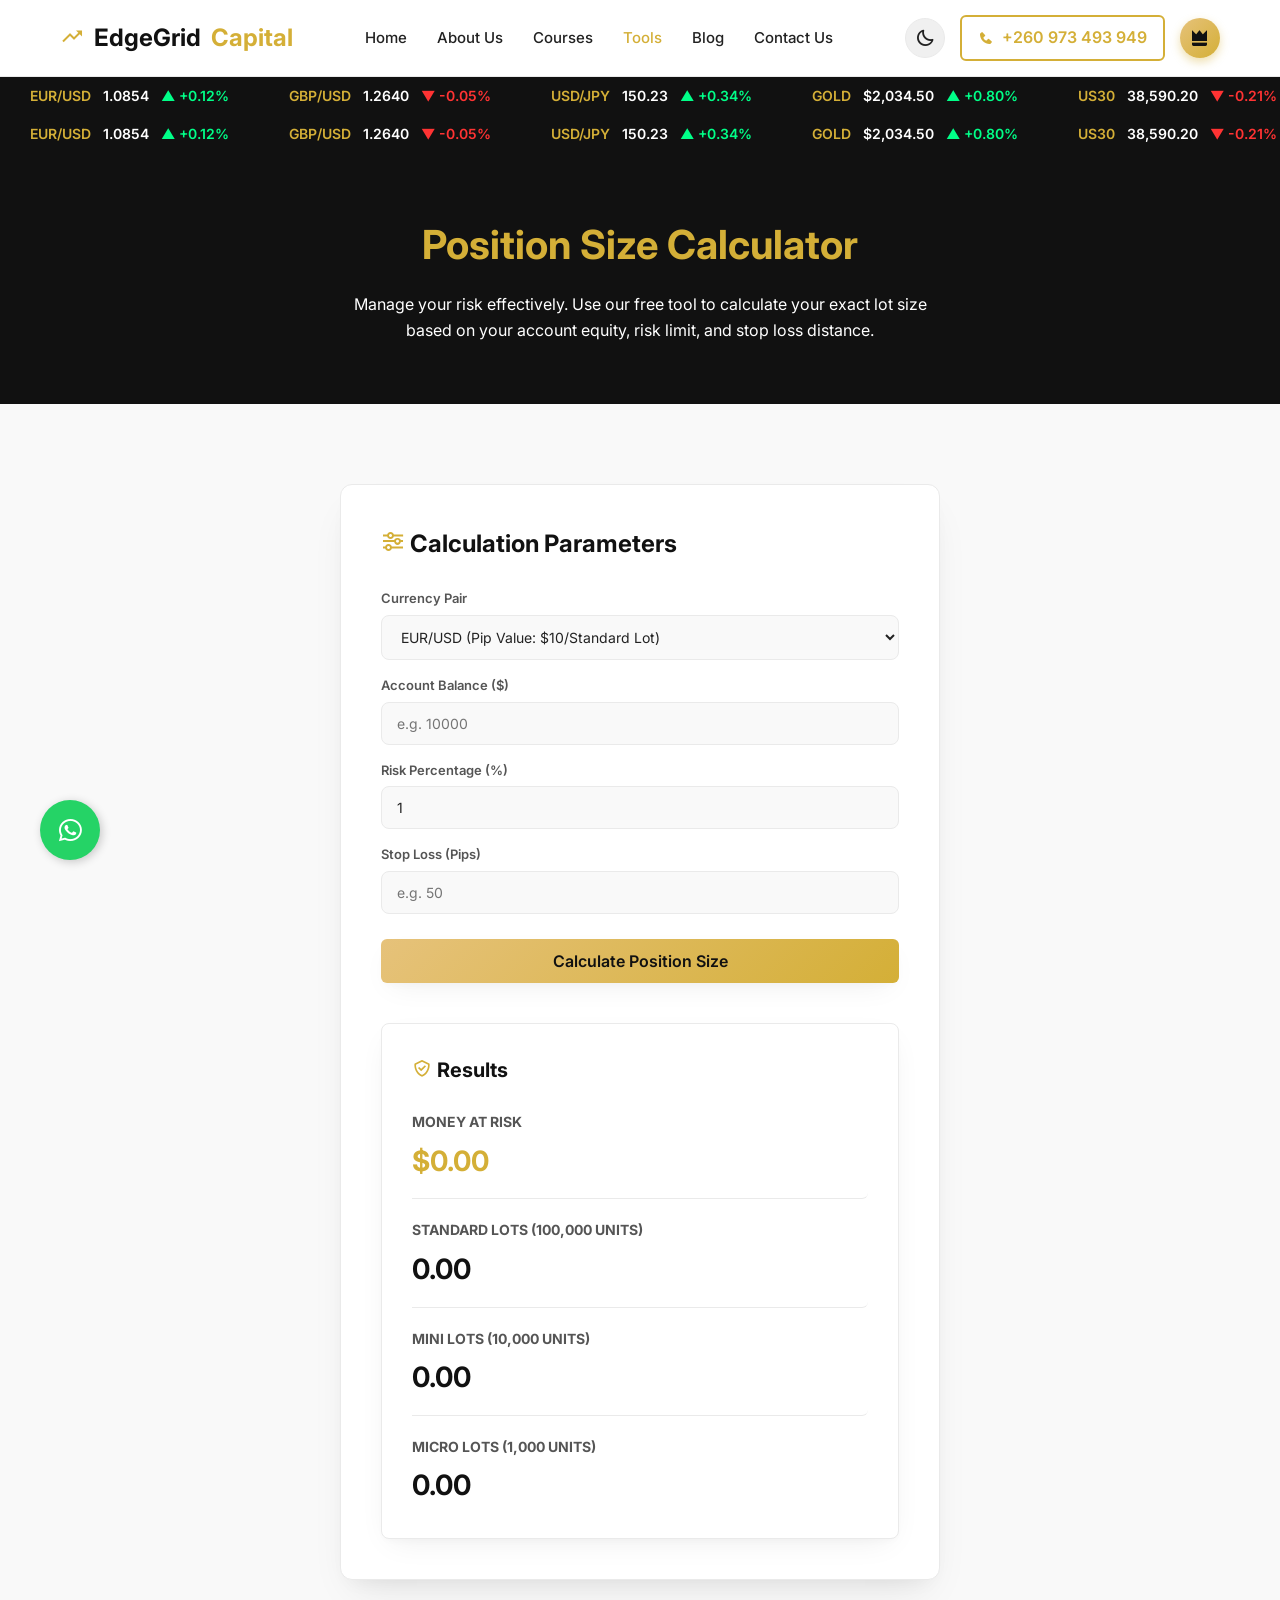
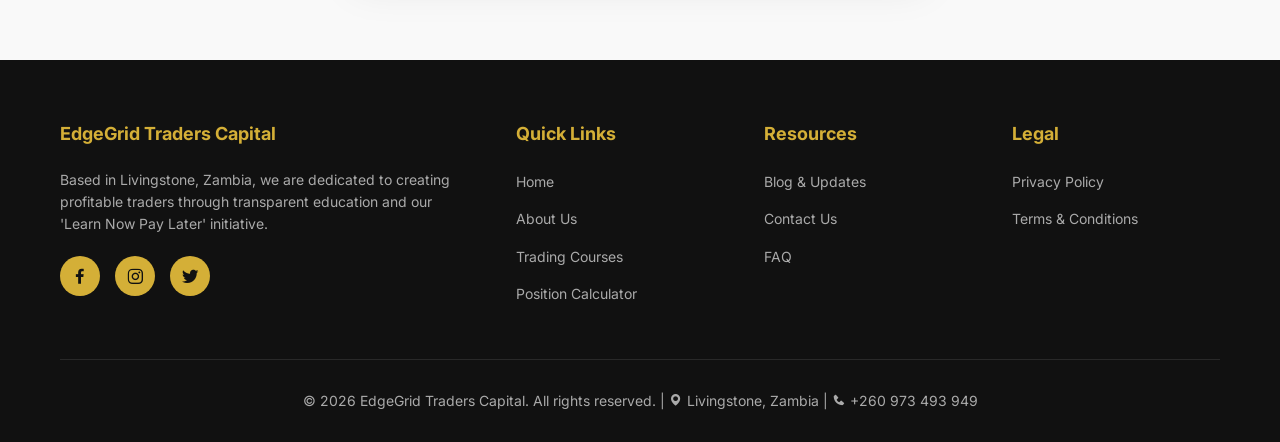
<file: tools.html>
<!DOCTYPE html>
<html lang="en">

<head>
    <meta charset="UTF-8">
    <meta name="viewport" content="width=device-width, initial-scale=1.0">
    <title>Position Calculator | EdgeGrid Traders Capital</title>
    <link rel="stylesheet" href="css/styles.css">
    <link href='https://unpkg.com/boxicons@2.1.4/css/boxicons.min.css' rel='stylesheet'>
</head>

<body>

    <!-- Navigation -->
    <nav class="navbar">
        <div class="container" style="display: flex; justify-content: space-between; align-items: center;">
            <a href="index.html" class="logo">
                <i class='bx bx-trending-up' style="color: var(--primary-color);"></i>
                EdgeGrid <span>Capital</span>
            </a>

            <ul class="nav-links">
                <li><a href="index.html">Home</a></li>
                <li><a href="about.html">About Us</a></li>
                <li><a href="courses.html">Courses</a></li>
                <li><a href="tools.html" class="active">Tools</a></li>
                <li><a href="blog.html">Blog</a></li>
                <li><a href="contact.html">Contact Us</a></li>
            </ul>

                        <div class="nav-right-actions" style="display: flex; align-items: center; gap: 15px;">
                <div id="themeToggle" class="theme-toggle">
                    <i class='bx bx-moon'></i>
                </div>
                <div class="cta-contact">
                    <a href="tel:+260973493949" class="btn btn-outline"
                        style="display: flex; align-items: center; gap: 8px; padding: 8px 16px;">
                        <i class='bx bxs-phone'></i> <span class="hide-mobile">+260 973 493 949</span>
                    </a>
                </div>
                <a href="VIPmembers.html" class="vip-top-btn" style="display: flex; justify-content: center; align-items: center; width: 40px; height: 40px; background: var(--gold-gradient); color: var(--secondary-color); border-radius: 50%; font-size: 20px; box-shadow: 0 4px 10px rgba(212,175,55,0.4); transition: transform 0.3s ease;">
                    <i class='bx bxs-crown'></i>
                </a>
            </div>
        </div>
    </nav>

    <div class="page-header">
        <div class="container">
            <h1>Position Size Calculator</h1>
            <p style="margin-top: 15px; max-width: 600px; margin-left: auto; margin-right: auto;">Manage your risk
                effectively. Use our free tool to calculate your exact lot size based on your account equity, risk
                limit, and stop loss distance.</p>
        </div>
    </div>

    <section style="padding: 80px 0; background: var(--bg-light);">
        <div class="container">
            <div class="calculator" style="display: flex; flex-wrap: wrap; gap: 40px; align-items: flex-start;">

                <div style="flex: 1; min-width: 300px;">
                    <h3 style="font-size: 24px; color: var(--secondary-color); margin-bottom: 25px;"><i
                            class='bx bx-slider-alt' style="color: var(--primary-color);"></i> Calculation Parameters
                    </h3>

                    <div class="form-group">
                        <label for="currencyPair">Currency Pair</label>
                        <select id="currencyPair">
                            <option value="10">EUR/USD (Pip Value: $10/Standard Lot)</option>
                            <option value="10">GBP/USD (Pip Value: $10/Standard Lot)</option>
                            <option value="10">AUD/USD (Pip Value: $10/Standard Lot)</option>
                            <option value="10">NZD/USD (Pip Value: $10/Standard Lot)</option>
                            <option value="8.5">USD/JPY (Pip Value ~ $8.5/Standard Lot)</option>
                            <option value="7.5">USD/CAD (Pip Value ~ $7.5/Standard Lot)</option>
                            <option value="11">USD/CHF (Pip Value ~ $11/Standard Lot)</option>
                        </select>
                    </div>

                    <div class="form-group">
                        <label for="accountBalance">Account Balance ($)</label>
                        <input type="number" id="accountBalance" placeholder="e.g. 10000" min="0" step="any">
                    </div>

                    <div class="form-group">
                        <label for="riskPercentage">Risk Percentage (%)</label>
                        <input type="number" id="riskPercentage" placeholder="e.g. 1" min="0" max="100" step="any"
                            value="1">
                    </div>

                    <div class="form-group">
                        <label for="stopLoss">Stop Loss (Pips)</label>
                        <input type="number" id="stopLoss" placeholder="e.g. 50" min="0" step="any">
                    </div>

                    <button class="btn btn-primary" id="calculateBtn"
                        style="width: 100%; margin-top: 10px; font-size: 16px;">Calculate Position Size</button>
                    <p style="color: red; font-size: 13px; margin-top: 10px; display: none;" id="errorMsg">Please fill
                        out all fields properly.</p>
                </div>

                <div
                    style="flex: 1; min-width: 250px; background: var(--bg-main); padding: 30px; border-radius: 8px; border: 1px solid var(--border-color); box-shadow: var(--shadow);">
                    <h3 style="font-size: 20px; color: var(--secondary-color); margin-bottom: 25px;"><i
                            class='bx bx-check-shield' style="color: var(--primary-color);"></i> Results</h3>

                    <div class="calc-result"
                        style="margin-top: 0; background: transparent; border-left: none; border-bottom: 1px solid var(--border-color); padding: 0 0 15px 0; margin-bottom: 20px;">
                        <h4>Money at Risk</h4>
                        <div id="moneyRisk" style="color: var(--primary-color);">$0.00</div>
                    </div>

                    <div class="calc-result"
                        style="margin-top: 0; background: transparent; border-left: none; border-bottom: 1px solid var(--border-color); padding: 0 0 15px 0; margin-bottom: 20px;">
                        <h4>Standard Lots (100,000 units)</h4>
                        <div id="standardLots">0.00</div>
                    </div>

                    <div class="calc-result"
                        style="margin-top: 0; background: transparent; border-left: none; border-bottom: 1px solid var(--border-color); padding: 0 0 15px 0; margin-bottom: 20px;">
                        <h4>Mini Lots (10,000 units)</h4>
                        <div id="miniLots">0.00</div>
                    </div>

                    <div class="calc-result"
                        style="margin-top: 0; background: transparent; border-left: none; padding: 0;">
                        <h4>Micro Lots (1,000 units)</h4>
                        <div id="microLots">0.00</div>
                    </div>
                </div>

            </div>
        </div>
    </section>

    <!-- Footer -->
    <footer>
        <div class="container">
            <div class="footer-grid">
                <div class="footer-col">
                    <h4>EdgeGrid Traders Capital</h4>
                    <p>Based in Livingstone, Zambia, we are dedicated to creating profitable traders through transparent
                        education and our 'Learn Now Pay Later' initiative.</p>
                    <div style="display: flex; gap: 15px; margin-top: 20px;">
                        <a href="#"
                            style="background: var(--primary-color); display: flex; width: 40px; height: 40px; border-radius: 50%; color: var(--secondary-color); align-items: center; justify-content: center; font-size: 20px;"><i
                                class='bx bxl-facebook'></i></a>
                        <a href="#"
                            style="background: var(--primary-color); display: flex; width: 40px; height: 40px; border-radius: 50%; color: var(--secondary-color); align-items: center; justify-content: center; font-size: 20px;"><i
                                class='bx bxl-instagram'></i></a>
                        <a href="#"
                            style="background: var(--primary-color); display: flex; width: 40px; height: 40px; border-radius: 50%; color: var(--secondary-color); align-items: center; justify-content: center; font-size: 20px;"><i
                                class='bx bxl-twitter'></i></a>
                    </div>
                </div>
                <div class="footer-col">
                    <h4>Quick Links</h4>
                    <ul>
                        <li><a href="index.html">Home</a></li>
                        <li><a href="about.html">About Us</a></li>
                        <li><a href="courses.html">Trading Courses</a></li>
                        <li><a href="tools.html">Position Calculator</a></li>
                    </ul>
                </div>
                <div class="footer-col">
                    <h4>Resources</h4>
                    <ul>
                        <li><a href="blog.html">Blog & Updates</a></li>
                        <li><a href="contact.html">Contact Us</a></li>
                        <li><a href="faq.html">FAQ</a></li>
                    </ul>
                </div>
                <div class="footer-col">
                    <h4>Legal</h4>
                    <ul>
                        <li><a href="privacy.html">Privacy Policy</a></li>
                        <li><a href="terms.html">Terms & Conditions</a></li>
                    </ul>
                </div>
            </div>
            <div class="footer-bottom">
                &copy; <span id="year"></span> EdgeGrid Traders Capital. All rights reserved. | <i
                    class='bx bxs-map'></i> Livingstone, Zambia | <i class='bx bxs-phone'></i> +260 973 493 949
            </div>
        </div>
    </footer>

    <script src="js/main.js"></script>
    <script src="js/calculator.js"></script>

    <!-- Mobile Bottom Navigation -->
    <div class="mobile-bottom-nav">
        <a href="index.html" class="active">
            <i class='bx bxs-home'></i>
            Home
        </a>
        <a href="courses.html">
            <i class='bx bx-book-open'></i>
            Courses
        </a>
        <a href="tools.html">
            <i class='bx bx-calculator'></i>
            Tools
        </a>
        <a href="about.html">
            <i class='bx bx-user'></i>
            Profile
        </a>
    </div>

    <!-- WhatsApp Floating Button & Popup -->
    <div class="whatsapp-container">
        <div id="waPopup" class="wa-popup">
            <div class="wa-header">
                <div style="display: flex; align-items: center; gap: 10px;">
                    <i class='bx bxl-whatsapp' style="font-size: 24px;"></i>
                    <h4 style="margin: 0; font-size: 15px;">EdgeGrid Support</h4>
                </div>
                <i class='bx bx-x' style="font-size: 20px; cursor: pointer;" onclick="toggleWAPopup()"></i>
            </div>
            <div class="wa-body">
                <div class="wa-message-received">
                    Welcome to EdgeGrid Team Support, how may we help you today?
                </div>
            </div>
            <div class="wa-footer">
                <input type="text" id="waMessageInput" placeholder="Type a message..." onkeypress="if(event.key === 'Enter') sendWAMessage()">
                <button onclick="sendWAMessage()"><i class='bx bxs-send'></i></button>
            </div>
        </div>
        <div class="whatsapp-float" onclick="toggleWAPopup()">
            <div class="wa-waves"></div>
            <i class='bx bxl-whatsapp'></i>
        </div>
    </div>

    <script src="js/main.js"></script>
    <script>
        function toggleWAPopup() {
            const popup = document.getElementById('waPopup');
            popup.classList.toggle('active');
            if (popup.classList.contains('active')) {
                document.getElementById('waMessageInput').focus();
            }
        }
        function sendWAMessage() {
            const input = document.getElementById('waMessageInput');
            const message = input.value.trim();
            if (message) {
                navigator.clipboard.writeText(message).catch(err => console.log('Clipboard err:', err)).finally(() => {
                    const encodedMsg = encodeURIComponent(message);
                    window.open(`https://wa.me/260973493949?text=${encodedMsg}`, '_blank');
                    input.value = '';
                    toggleWAPopup();
                });
            }
        }
    </script>
</body>


</html>
</file>
<file: css/styles.css>
@import url('https://fonts.googleapis.com/css2?family=Inter:wght@300;400;500;600;700&display=swap');

:root {
  --primary-color: #D4AF37; /* Metallic Gold */
  --primary-hover: #C5A059;
  --secondary-color: #111111;
  --text-main: #222222;
  --text-light: #555555;
  --bg-main: #FFFFFF;
  --bg-light: #F9F9F9;
  --bg-gray: #F0F0F0;
  --nav-bg: rgba(255, 255, 255, 0.85);
  --gold-gradient: linear-gradient(135deg, #E6C27A 0%, #D4AF37 100%);
  --border-color: #EAEAEA;
  --shadow: 0 10px 30px -10px rgba(0, 0, 0, 0.08), 0 4px 10px -5px rgba(0, 0, 0, 0.05);
  --shadow-lg: 0 20px 40px -15px rgba(0, 0, 0, 0.1), 0 10px 20px -10px rgba(0, 0, 0, 0.06);
}

[data-theme="dark"] {
  --secondary-color: #F5F5F5;
  --text-main: #E0E0E0;
  --text-light: #AAAAAA;
  --bg-main: #0A0A0A;
  --bg-light: #121212;
  --bg-gray: #1A1A1A;
  --nav-bg: rgba(10, 10, 10, 0.85);
  --border-color: #2A2A2A;
  --shadow: 0 10px 30px -10px rgba(0, 0, 0, 0.5), 0 4px 10px -5px rgba(0, 0, 0, 0.3);
  --shadow-lg: 0 20px 40px -15px rgba(0, 0, 0, 0.6), 0 10px 20px -10px rgba(0, 0, 0, 0.4);
}

* {
  margin: 0;
  padding: 0;
  box-sizing: border-box;
  font-family: 'Inter', sans-serif;
}

body {
  background-color: var(--bg-main);
  color: var(--text-main);
  line-height: 1.6;
}

a {
  text-decoration: none;
  color: inherit;
  transition: color 0.3s ease;
}

ul {
  list-style: none;
}

/* Base Layout */
.container {
  max-width: 1200px;
  margin: 0 auto;
  padding: 0 20px;
}

/* Navbar */
.navbar {
  background-color: var(--nav-bg);
  backdrop-filter: blur(12px);
  -webkit-backdrop-filter: blur(12px);
  padding: 15px 0;
  border-bottom: 1px solid var(--border-color);
  position: sticky;
  top: 0;
  z-index: 1000;
  transition: all 0.3s ease;
}

.navbar .container {
  display: flex;
  justify-content: space-between;
  align-items: center;
}

.logo {
  font-size: 24px;
  font-weight: 700;
  color: var(--secondary-color);
  display: flex;
  align-items: center;
  gap: 10px;
}

.logo span {
  color: var(--primary-color);
}

.nav-links {
  display: flex;
  gap: 30px;
}

.nav-links a {
  font-weight: 500;
  color: var(--text-main);
  font-size: 15px;
}

.nav-links a:hover,
.nav-links a.active {
  color: var(--primary-color);
}

.btn {
  display: inline-block;
  padding: 12px 28px;
  border-radius: 6px;
  font-weight: 600;
  cursor: pointer;
  transition: all 0.3s ease;
  border: none;
  text-align: center;
}

.btn-primary {
  background: var(--gold-gradient);
  color: var(--secondary-color);
  box-shadow: var(--shadow);
}

.btn-primary:hover {
  transform: translateY(-2px);
  box-shadow: var(--shadow-lg);
}

.btn-outline {
  border: 2px solid var(--primary-color);
  color: var(--primary-color);
  background: transparent;
}

.theme-toggle {
  display: flex;
  align-items: center;
  justify-content: center;
  width: 40px;
  height: 40px;
  border-radius: 50%;
  background: var(--bg-gray);
  color: var(--text-main);
  cursor: pointer;
  transition: all 0.3s ease;
  font-size: 20px;
  border: 1px solid var(--border-color);
}

.theme-toggle:hover {
  background: var(--primary-color);
  color: #000;
  transform: rotate(15deg);
}

.theme-toggle i {
  transition: transform 0.5s ease;
}

[data-theme="dark"] .theme-toggle i {
  transform: rotate(360deg);
}

.btn-outline:hover {
  background: var(--primary-color);
  color: var(--secondary-color);
}

/* Hero Section */
.hero {
  padding: 100px 0;
  background-color: var(--bg-light);
  text-align: center;
}

.hero h1 {
  font-size: 48px;
  font-weight: 700;
  margin-bottom: 20px;
  color: var(--secondary-color);
  max-width: 800px;
  margin-left: auto;
  margin-right: auto;
}

.hero h1 span {
  color: var(--primary-color);
}

.hero p {
  font-size: 18px;
  color: var(--text-light);
  max-width: 600px;
  margin: 0 auto 40px auto;
}

.hero .btn-group {
  display: flex;
  gap: 20px;
  justify-content: center;
}

/* Stats Section */
.stats {
  padding: 60px 0;
  background: var(--secondary-color);
  color: white;
}

.stats .container {
  display: grid;
  grid-template-columns: repeat(3, 1fr);
  gap: 30px;
  text-align: center;
}

.stats h3 {
  font-size: 36px;
  color: var(--primary-color);
  margin-bottom: 10px;
}

.stats p {
  font-size: 16px;
  opacity: 0.9;
}

/* Section Title */
.section-title {
  text-align: center;
  margin-bottom: 50px;
}

.section-title h2 {
  font-size: 36px;
  color: var(--secondary-color);
  margin-bottom: 15px;
}

.section-title p {
  color: var(--text-light);
  max-width: 600px;
  margin: 0 auto;
}

/* Courses Grid */
.courses-section {
  padding: 80px 0;
}

.course-grid {
  display: grid;
  grid-template-columns: repeat(auto-fit, minmax(300px, 1fr));
  gap: 30px;
}

.card {
  background: var(--bg-main);
  border: 1px solid var(--border-color);
  border-radius: 16px;
  padding: 30px;
  box-shadow: 0 8px 24px rgba(0,0,0,0.03);
  transition: transform 0.3s ease, box-shadow 0.3s ease, border-color 0.3s ease;
}

.card:hover {
  transform: translateY(-5px);
  box-shadow: var(--shadow-lg);
  border-color: var(--primary-color);
}

.card-icon {
  width: 50px;
  height: 50px;
  background: var(--bg-light);
  border-radius: 50%;
  display: flex;
  align-items: center;
  justify-content: center;
  font-size: 24px;
  color: var(--primary-color);
  margin-bottom: 20px;
}

.card h3 {
  font-size: 22px;
  margin-bottom: 15px;
  color: var(--secondary-color);
}

.card p {
  color: var(--text-light);
  margin-bottom: 20px;
  font-size: 14px;
}

.card-meta {
  display: flex;
  justify-content: space-between;
  border-top: 1px solid var(--border-color);
  padding-top: 20px;
  margin-bottom: 20px;
  font-size: 14px;
  font-weight: 500;
}

/* Calculator specific */
.calculator {
  max-width: 600px;
  margin: 0 auto;
  background: var(--bg-main);
  padding: 40px;
  border-radius: 12px;
  box-shadow: var(--shadow-lg);
  border: 1px solid var(--border-color);
}

.form-group {
  margin-bottom: 20px;
}

.form-group label {
  display: block;
  margin-bottom: 8px;
  font-weight: 500;
  color: var(--secondary-color);
}

.form-group input, 
.form-group select {
  width: 100%;
  padding: 12px 15px;
  border: 1px solid var(--border-color);
  border-radius: 6px;
  font-size: 16px;
  outline: none;
  transition: border-color 0.3s ease;
}

.form-group input:focus, 
.form-group select:focus {
  border-color: var(--primary-color);
}

.calc-result {
  margin-top: 30px;
  padding: 20px;
  background: var(--bg-light);
  border-left: 4px solid var(--primary-color);
  border-radius: 0 6px 6px 0;
}

.calc-result h4 {
  font-size: 14px;
  color: var(--text-light);
  text-transform: uppercase;
  margin-bottom: 5px;
}

.calc-result div {
  font-size: 28px;
  font-weight: 700;
  color: var(--secondary-color);
}

/* Footer */
footer {
  background-color: var(--secondary-color);
  color: white;
  padding: 60px 0 30px 0;
}

.footer-grid {
  display: grid;
  grid-template-columns: 2fr 1fr 1fr 1fr;
  gap: 40px;
  margin-bottom: 40px;
}

.footer-col h4 {
  color: var(--primary-color);
  font-size: 18px;
  margin-bottom: 20px;
}

.footer-col p {
  color: #aaaaaa;
  margin-bottom: 15px;
  font-size: 14px;
}

.footer-col ul li {
  margin-bottom: 12px;
}

.footer-col ul li a {
  color: #aaaaaa;
  font-size: 14px;
}

.footer-col ul li a:hover {
  color: var(--primary-color);
}

.footer-bottom {
  border-top: 1px solid rgba(255, 255, 255, 0.1);
  padding-top: 30px;
  text-align: center;
  color: #aaaaaa;
  font-size: 14px;
}

/* Responsive */
@media (max-width: 768px) {
  .nav-links, .cta-contact {
    display: none;
  }
  .stats .container, .footer-grid {
    grid-template-columns: 1fr;
  }
  .hero h1 {
    font-size: 36px;
  }
  body {
    padding-bottom: 80px; /* Space for bottom nav */
  }
  .whatsapp-float {
    bottom: 90px;
  }
  .mobile-bottom-nav {
    display: flex !important;
  }
}

/* Mobile Bottom Navigation */
.mobile-bottom-nav {
  display: none;
  position: fixed;
  bottom: 0;
  left: 0;
  width: 100%;
  background-color: rgba(255, 255, 255, 0.95);
  backdrop-filter: blur(10px);
  -webkit-backdrop-filter: blur(10px);
  border-top: 1px solid rgba(0,0,0,0.05);
  z-index: 1000;
  padding: 10px 20px;
  padding-bottom: env(safe-area-inset-bottom, 10px);
  box-shadow: 0 -4px 20px rgba(0,0,0,0.05);
  justify-content: space-around;
  align-items: center;
}

.mobile-bottom-nav a {
  display: flex;
  flex-direction: column;
  align-items: center;
  color: var(--text-light);
  font-size: 10px;
  font-weight: 500;
  gap: 4px;
}

.mobile-bottom-nav a i {
  font-size: 24px;
  transition: all 0.2s ease;
}

.mobile-bottom-nav a.active {
  color: var(--primary-color);
}

.mobile-bottom-nav a.active i {
  transform: translateY(-2px);
}

/* Pages Styling */
.page-header {
  background: var(--secondary-color);
  color: white;
  padding: 60px 0;
  text-align: center;
}

.page-header h1 {
  font-size: 40px;
  color: var(--primary-color);
}

/* Floating WhatsApp Button & Popup */
.whatsapp-container {
  position: fixed;
  bottom: 40px;
  left: 40px;
  z-index: 1000;
  display: flex;
  flex-direction: column;
  align-items: flex-start;
}

@media (max-width: 768px) {
  .whatsapp-container {
    bottom: 90px;
    left: 20px;
  }
}

.whatsapp-float {
  width: 60px;
  height: 60px;
  background-color: #25D366;
  color: #fff;
  border-radius: 50%;
  text-align: center;
  font-size: 30px;
  box-shadow: 2px 2px 10px rgba(0,0,0,0.2);
  display: flex;
  align-items: center;
  justify-content: center;
  cursor: pointer;
  position: relative;
  transition: transform 0.3s ease;
}

.whatsapp-float:hover {
  transform: scale(1.05);
}

.wa-waves {
  position: absolute;
  top: 0;
  left: 0;
  width: 100%;
  height: 100%;
  border-radius: 50%;
  border: 2px solid #25D366;
  opacity: 0;
  animation: wa-wave-anim 2s infinite ease-out;
}

@keyframes wa-wave-anim {
  0% { transform: scale(1); opacity: 0.8; }
  100% { transform: scale(1.6); opacity: 0; }
}

.wa-popup {
  position: absolute;
  bottom: 80px;
  left: 0;
  width: 320px;
  background: var(--bg-main);
  border-radius: 16px;
  box-shadow: var(--shadow-lg);
  overflow: hidden;
  border: 1px solid var(--border-color);
  opacity: 0;
  pointer-events: none;
  transform: translateY(20px);
  transition: all 0.3s ease;
}

.wa-popup.active {
  opacity: 1;
  pointer-events: all;
  transform: translateY(0);
}

.wa-popup.active + .whatsapp-float {
  opacity: 0;
  pointer-events: none;
  transform: scale(0);
}


.wa-header {
  background: #25D366;
  color: #fff;
  padding: 15px 20px;
  display: flex;
  justify-content: space-between;
  align-items: center;
}

.wa-body {
  padding: 20px;
  background: #e5ddd5;
  background-image: url('https://user-images.githubusercontent.com/15075759/28719144-86dc0f70-73b1-11e7-911d-60d70fcded21.png');
}

.wa-message-received {
  background: #fff;
  padding: 12px 15px;
  border-radius: 0 10px 10px 10px;
  font-size: 14px;
  color: #000;
  box-shadow: 0 1px 2px rgba(0,0,0,0.1);
  display: inline-block;
  max-width: 90%;
  position: relative;
}

.wa-message-received::before {
  content: '';
  position: absolute;
  top: 0;
  left: -8px;
  border-top: 10px solid #fff;
  border-left: 10px solid transparent;
}

.wa-footer {
  padding: 15px;
  background: var(--bg-main);
  display: flex;
  gap: 10px;
  align-items: center;
}

.wa-footer input {
  flex: 1;
  padding: 10px 15px;
  border: 1px solid var(--border-color);
  border-radius: 20px;
  outline: none;
  font-family: 'Inter', sans-serif;
  font-size: 14px;
  color: var(--text-main);
  background: var(--bg-light);
}

.wa-footer button {
  background: #25D366;
  color: #fff;
  border: none;
  width: 40px;
  height: 40px;
  border-radius: 50%;
  display: flex;
  justify-content: center;
  align-items: center;
  font-size: 20px;
  cursor: pointer;
  transition: background 0.3s;
}
.wa-footer button:hover {
  background: #128C7E;
}

/* Wall Street Ticker */
.ticker-wrap {
  width: 100%;
  overflow: hidden;
  background-color: var(--secondary-color);
  color: #fff;
  padding: 8px 0;
  box-sizing: border-box;
  font-family: inherit;
  font-size: 14px;
}

.ticker {
  display: inline-flex;
  white-space: nowrap;
  padding-right: 100%;
  animation-iteration-count: infinite;
  animation-timing-function: linear;
  animation-name: ticker;
  animation-duration: 35s;
}

.ticker:hover {
  animation-play-state: paused;
}

.ticker__item {
  display: inline-block;
  padding: 0 30px;
  font-weight: 600;
}

.ticker__symbol {
  color: var(--primary-color);
  margin-right: 8px;
}

.ticker__price {
  margin-right: 8px;
}

.ticker__change.positive {
  color: #00ff88;
}

.ticker__change.negative {
  color: #ff3333;
}

@keyframes ticker {
  0% {
    transform: translate3d(0, 0, 0);
  }
  100% {
    transform: translate3d(-100%, 0, 0);
  }
}

/* Enrollment Modal Styles */
.enroll-modal {
  position: fixed;
  top: 0;
  left: 0;
  width: 100%;
  height: 100%;
  background: rgba(0, 0, 0, 0.6);
  backdrop-filter: blur(4px);
  -webkit-backdrop-filter: blur(4px);
  z-index: 2000;
  display: flex;
  align-items: center;
  justify-content: center;
  opacity: 0;
  pointer-events: none;
  transition: opacity 0.3s ease;
}

.enroll-modal.active {
  opacity: 1;
  pointer-events: all;
}

.enroll-modal-content {
  background: var(--bg-main);
  width: 90%;
  max-width: 400px;
  border-radius: 16px;
  box-shadow: var(--shadow-lg);
  transform: translateY(20px);
  transition: transform 0.3s ease;
  overflow: hidden;
}

.enroll-modal.active .enroll-modal-content {
  transform: translateY(0);
}

.enroll-modal-header {
  padding: 20px;
  border-bottom: 1px solid var(--border-color);
  display: flex;
  justify-content: space-between;
  align-items: center;
}

.enroll-modal-header h3 {
  font-size: 18px;
  color: var(--secondary-color);
  margin: 0;
}

.enroll-modal-header i {
  font-size: 24px;
  cursor: pointer;
  color: var(--text-light);
  transition: color 0.2s;
}

.enroll-modal-header i:hover {
  color: #ff3333;
}

.enroll-modal-body {
  padding: 20px;
}

.form-group {
  margin-bottom: 15px;
}

.form-group label {
  display: block;
  font-size: 13px;
  font-weight: 600;
  color: var(--text-light);
  margin-bottom: 6px;
}

.form-group input,
.form-group select {
  width: 100%;
  padding: 12px 15px;
  border: 1px solid var(--border-color);
  border-radius: 8px;
  outline: none;
  font-family: 'Inter', sans-serif;
  font-size: 14px;
  color: var(--text-main);
  background: var(--bg-light);
  transition: border-color 0.3s;
}

.form-group input:focus,
.form-group select:focus {
  border-color: var(--primary-color);
}

/* Team Section */
.team-section {
  padding: 80px 0;
  background-color: var(--bg-light);
}

.team-grid {
  display: grid;
  grid-template-columns: repeat(4, 1fr) !important;
  gap: 25px;
  width: 100%;
}

.team-card {
  background: var(--bg-main);
  border-radius: 12px;
  overflow: hidden;
  border: 1px solid var(--border-color);
  transition: all 0.3s ease;
  text-align: center;
  min-width: 0; /* Prevents grid items from overflowing */
}

.team-card:hover {
  transform: translateY(-8px);
  box-shadow: var(--shadow-lg);
  border-color: var(--primary-color);
}

.team-image {
  width: 100%;
  aspect-ratio: 1 / 1;
  overflow: hidden;
  border-bottom: 3px solid var(--primary-color); /* Stronger gold edge */
}

.team-image img {
  width: 100%;
  height: 100%;
  object-fit: cover;
  display: block;
}

.team-card:hover .team-image img {
  transform: scale(1.08);
}

.team-info {
  padding: 20px 15px;
}

.team-info h3 {
  font-size: 18px;
  color: var(--secondary-color);
  margin-bottom: 4px;
  font-weight: 700;
  display: flex;
  align-items: center;
  justify-content: center;
}

.team-info .designation {
  color: var(--primary-color);
  font-weight: 600;
  font-size: 13px;
  text-transform: uppercase;
  letter-spacing: 0.5px;
  margin-bottom: 12px;
}

.expertise-tags {
  display: flex;
  flex-wrap: wrap;
  gap: 6px;
  justify-content: center;
}

.expertise-tags span {
  font-size: 10px;
  background: var(--bg-gray);
  color: var(--text-light);
  padding: 4px 8px;
  border-radius: 4px;
  font-weight: 600;
  border: 1px solid var(--border-color);
  transition: all 0.2s ease;
}

.team-card:hover .expertise-tags span {
  border-color: var(--primary-color);
  color: var(--secondary-color);
  background: rgba(212, 175, 55, 0.1);
}


@media (max-width: 992px) {
  .team-grid {
    grid-template-columns: repeat(2, 1fr) !important;
    gap: 20px;
  }
}

@media (max-width: 580px) {
  .team-grid {
    grid-template-columns: repeat(2, 1fr) !important;
    gap: 15px;
  }
  .team-info h3 {
    font-size: 16px;
  }
  .team-info .designation {
    font-size: 12px;
  }
}
</file>
